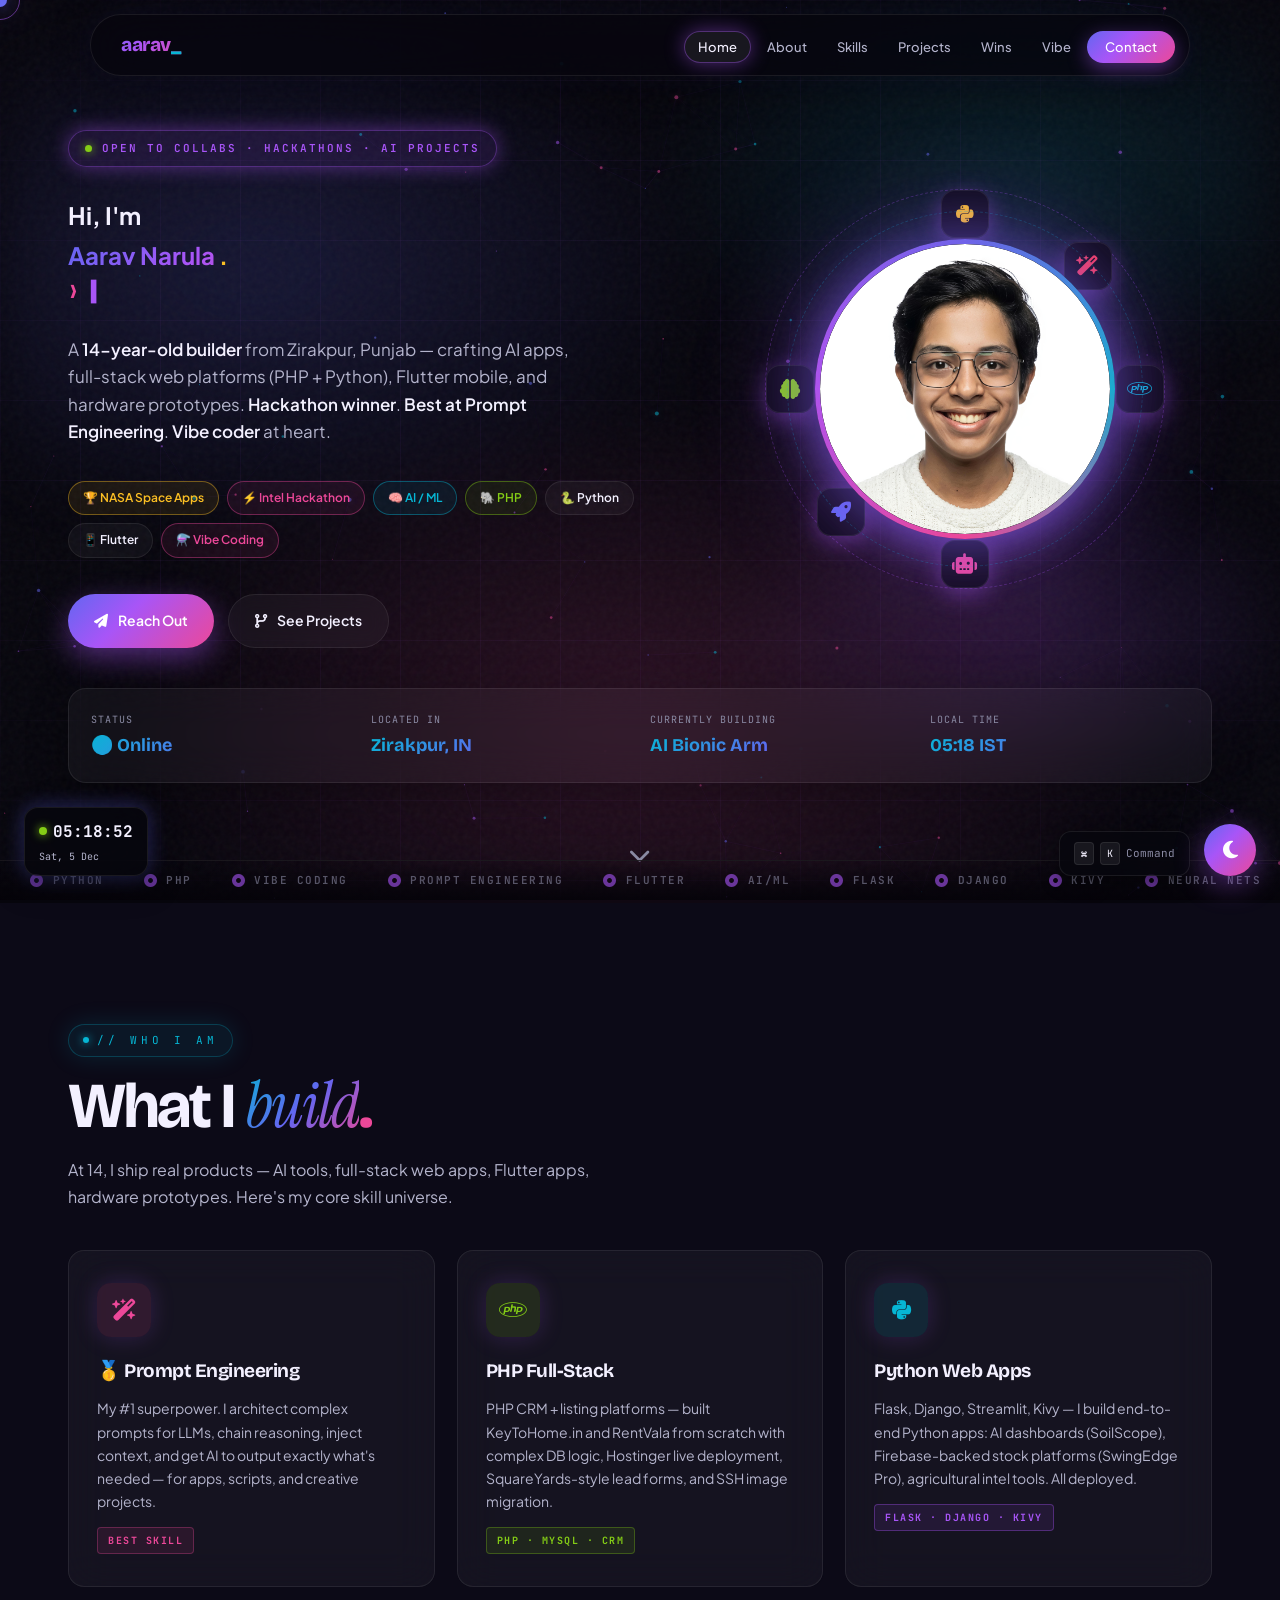
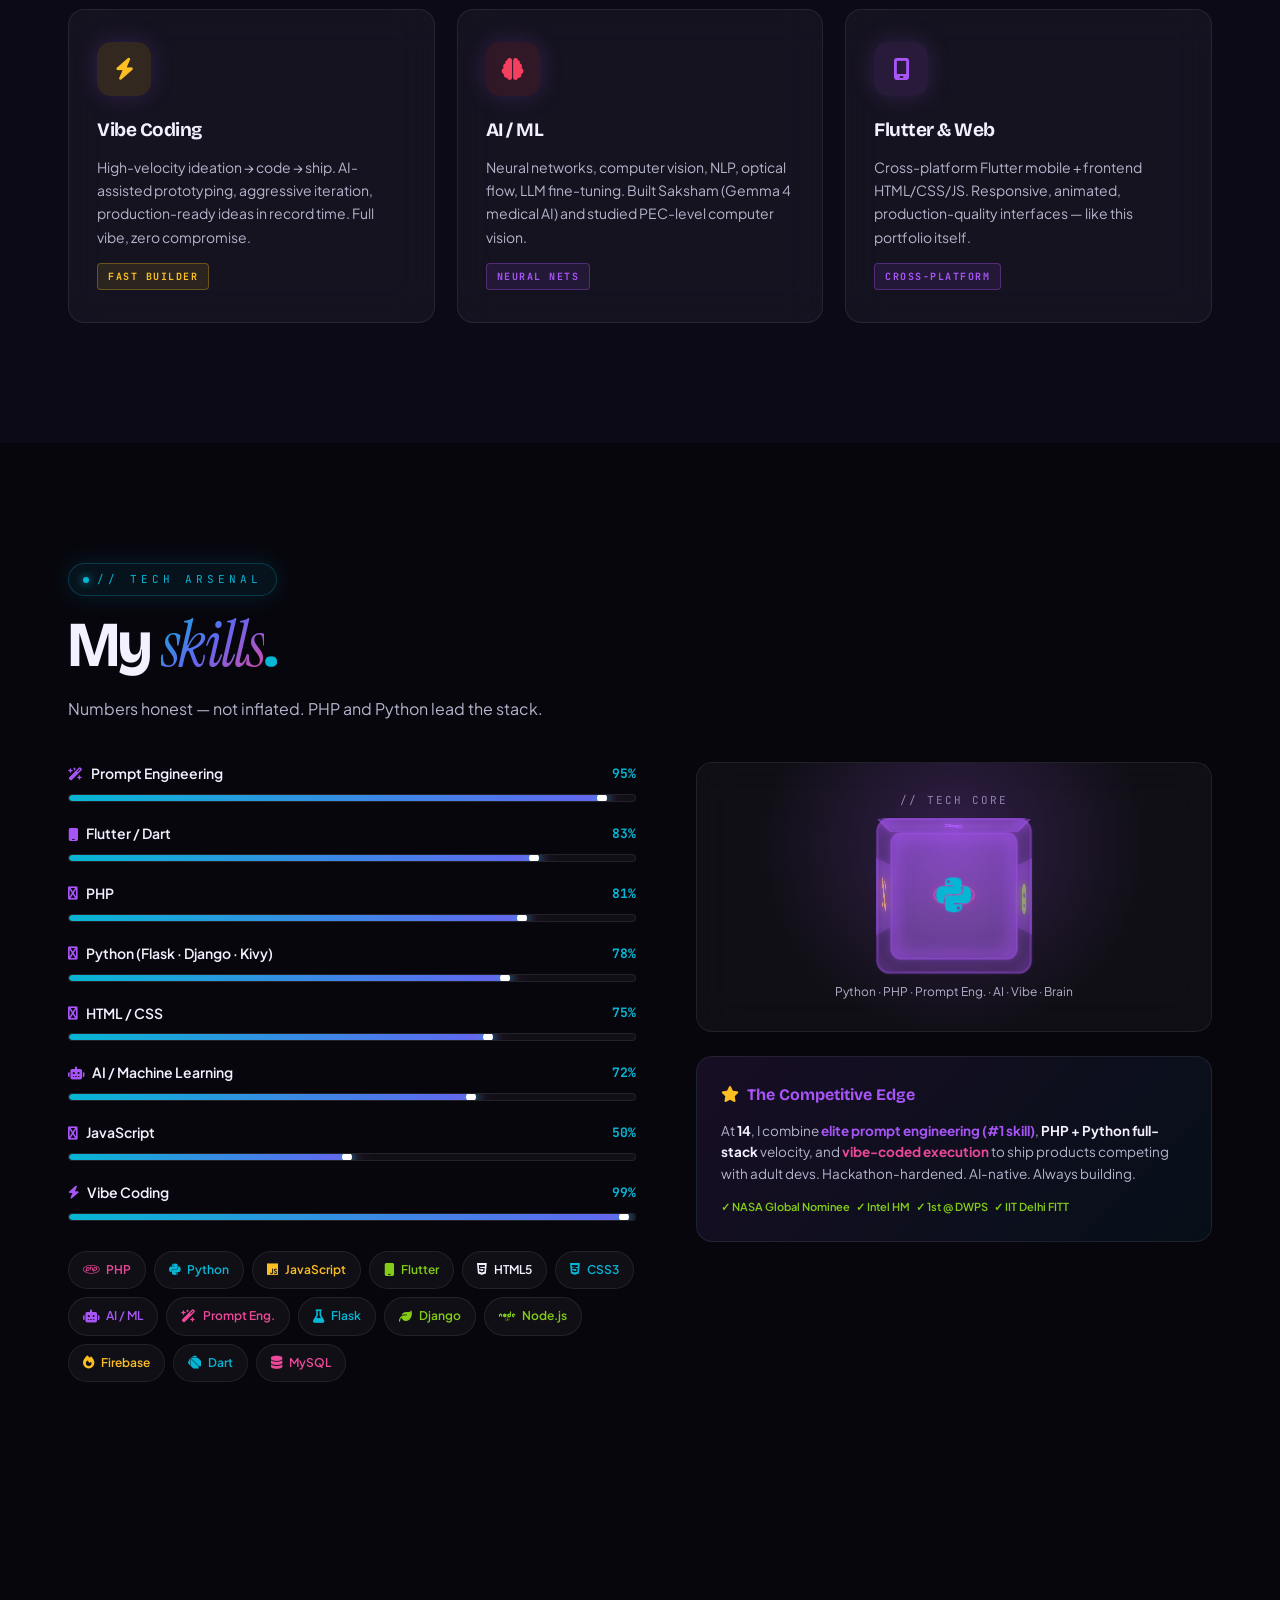
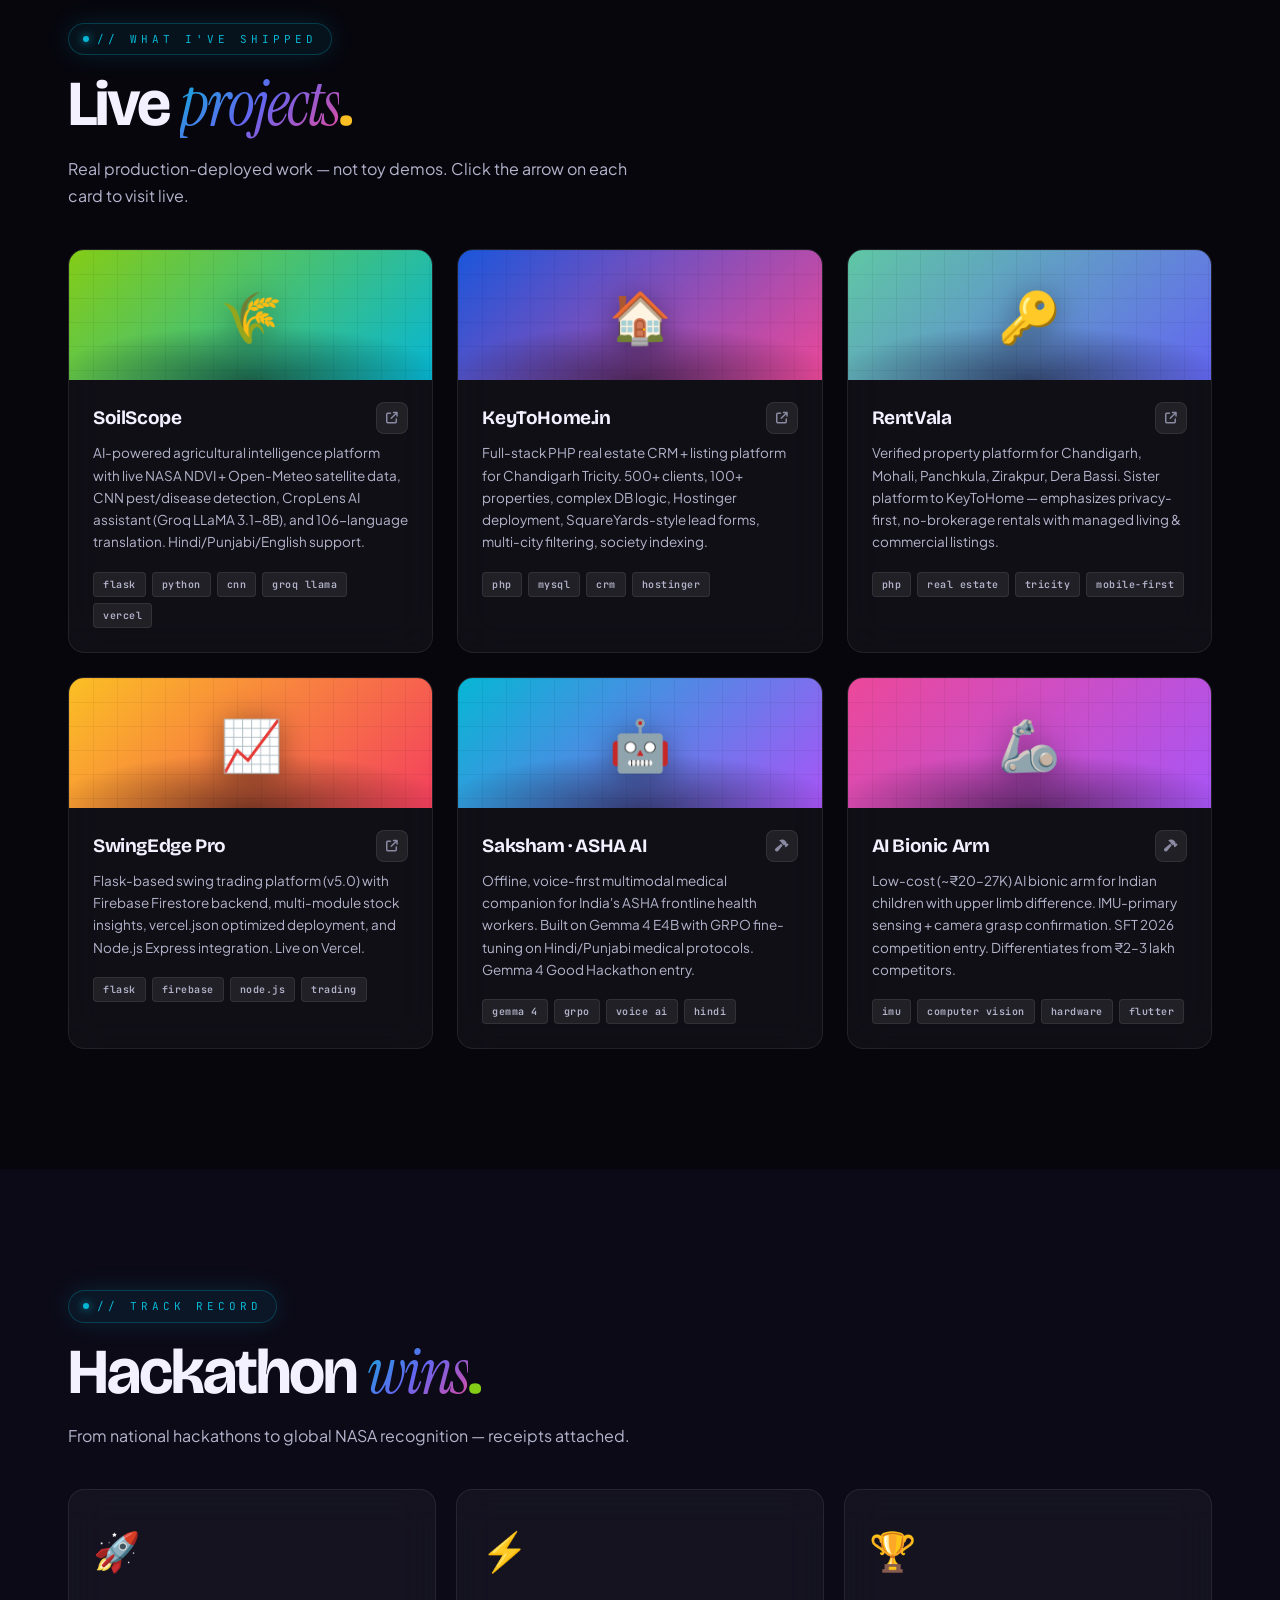
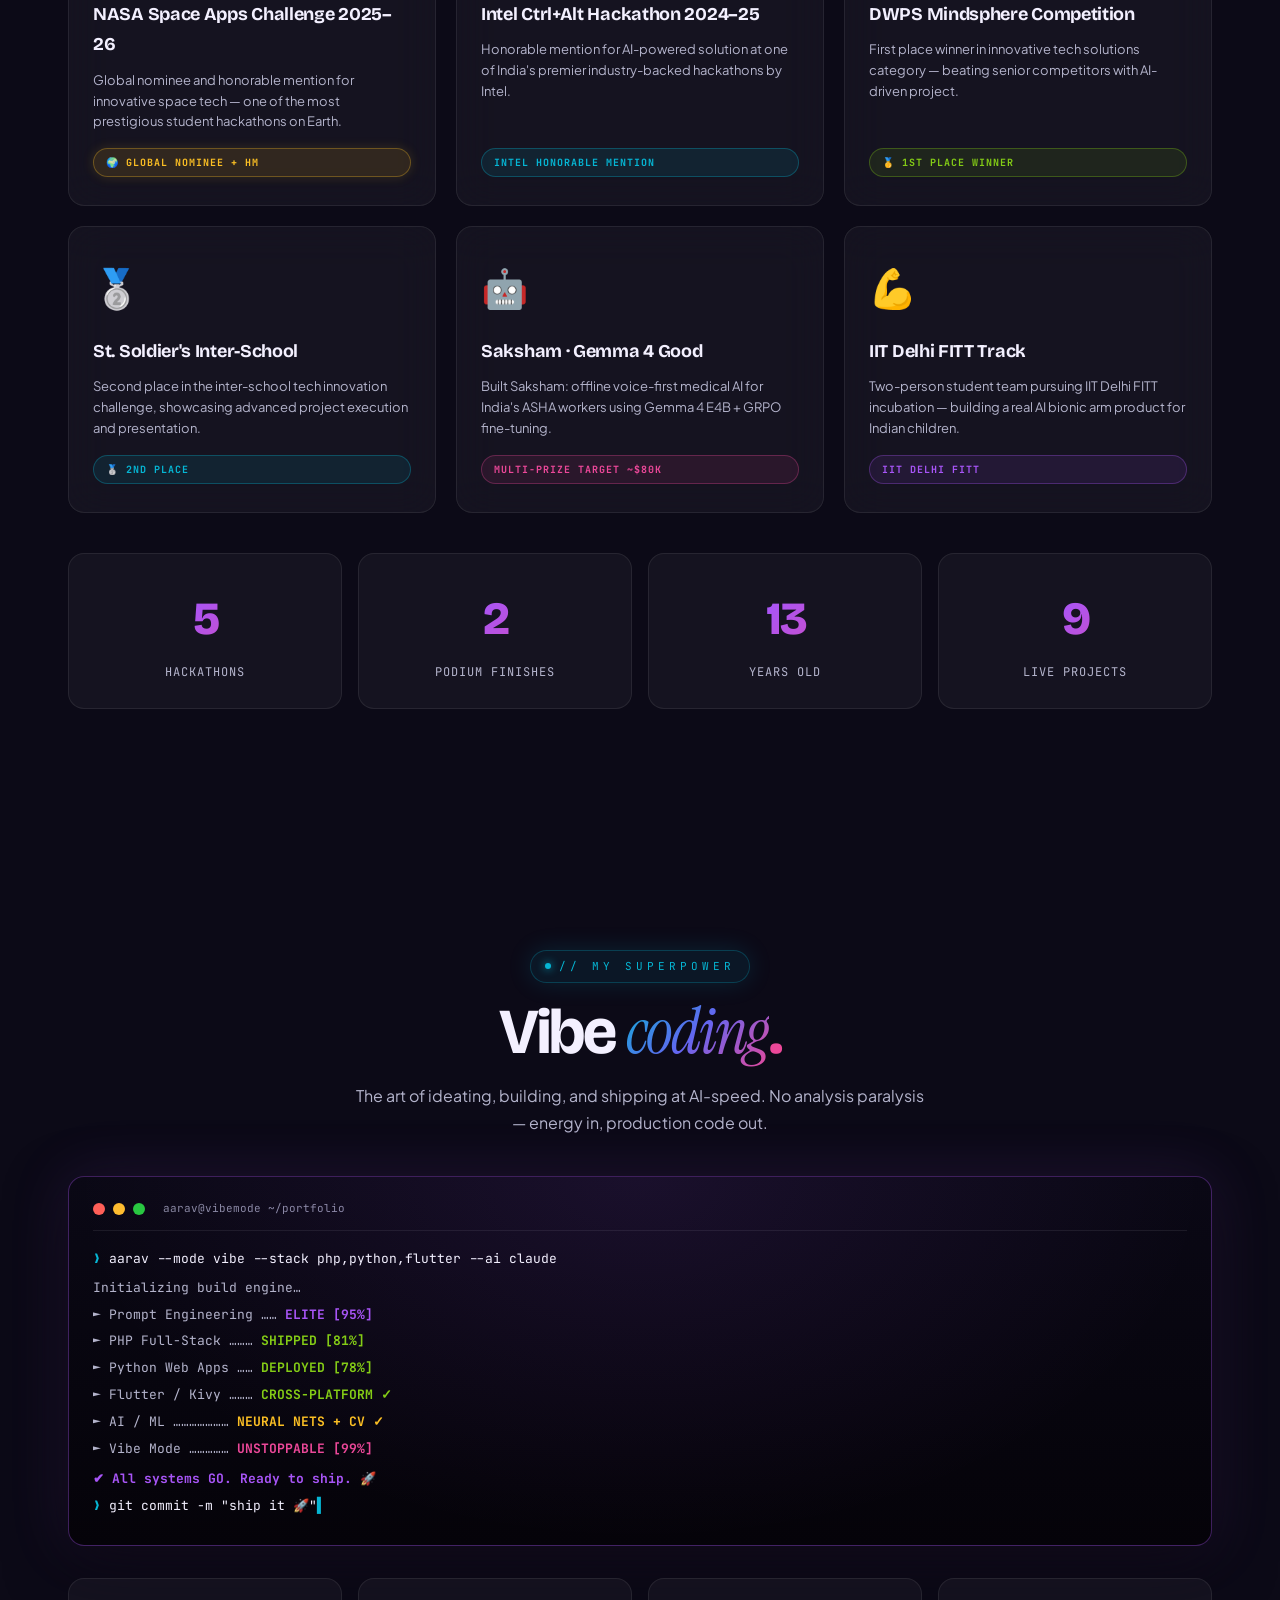
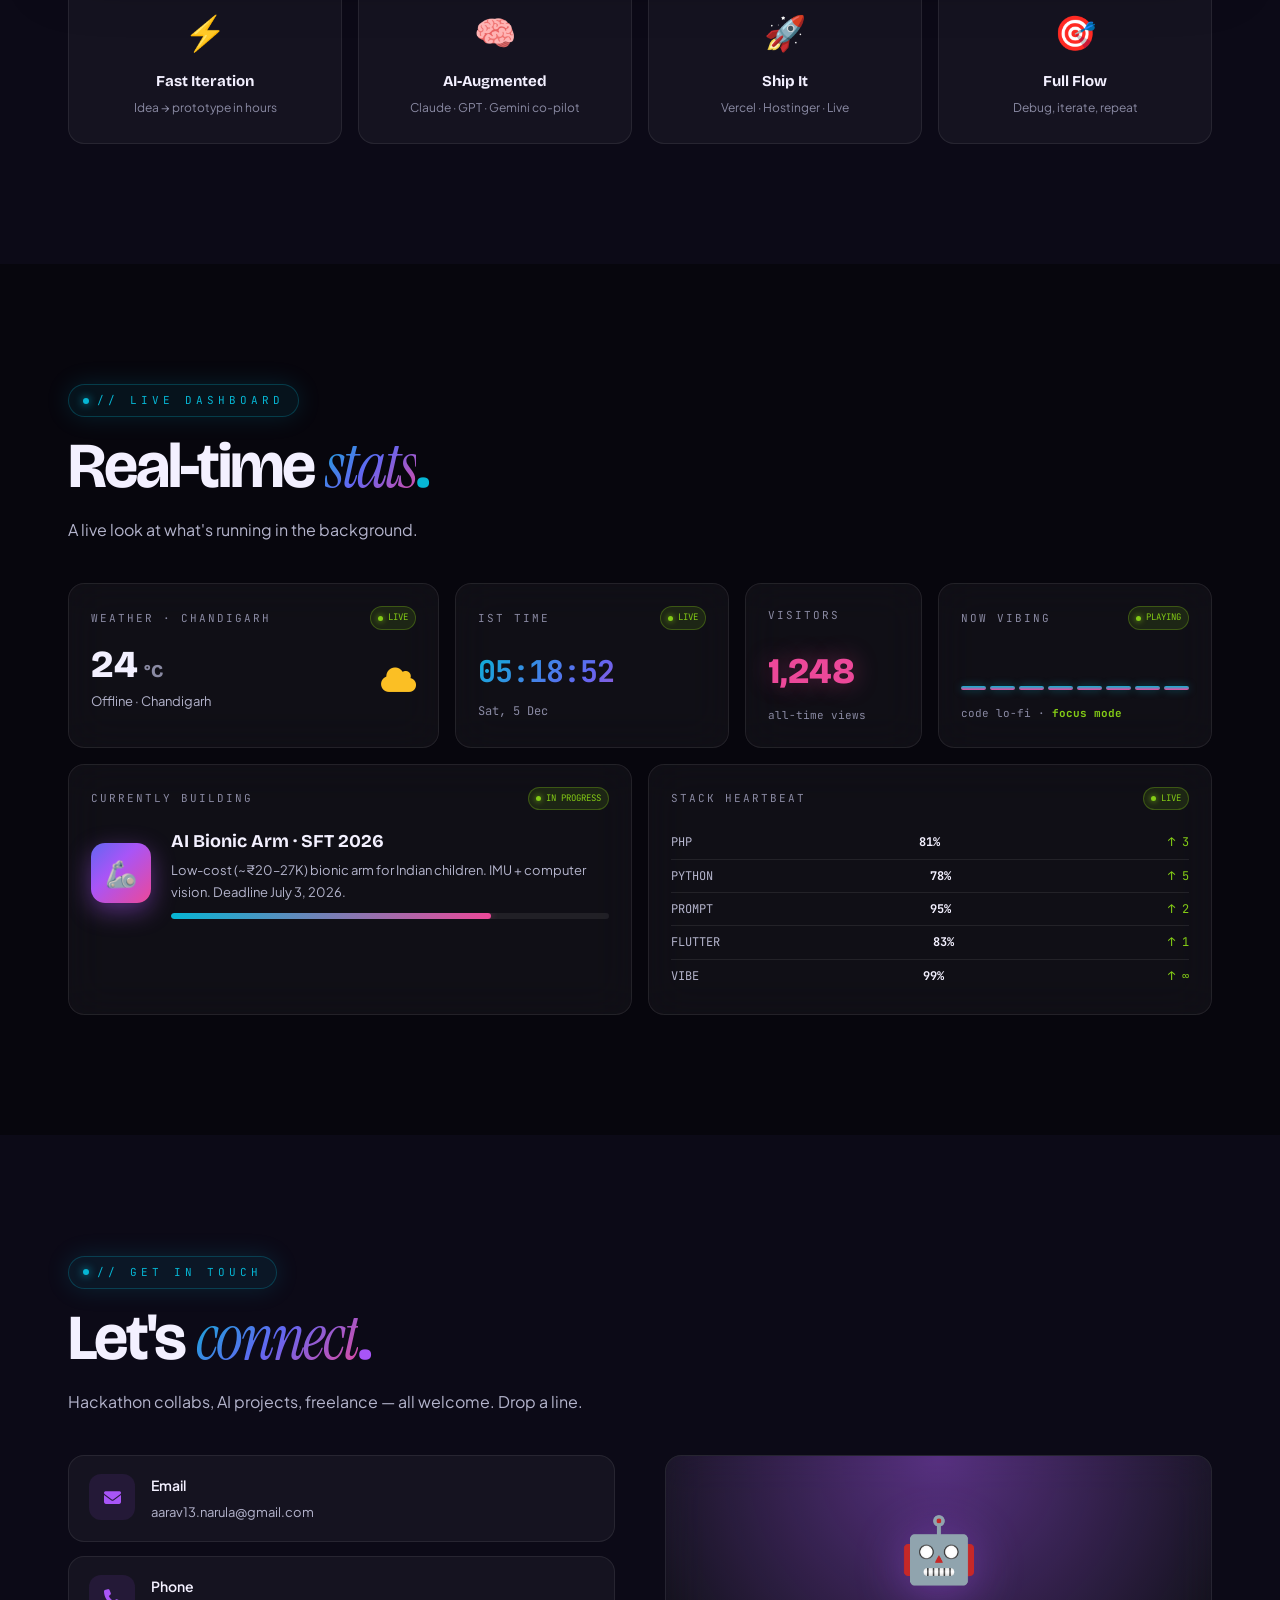
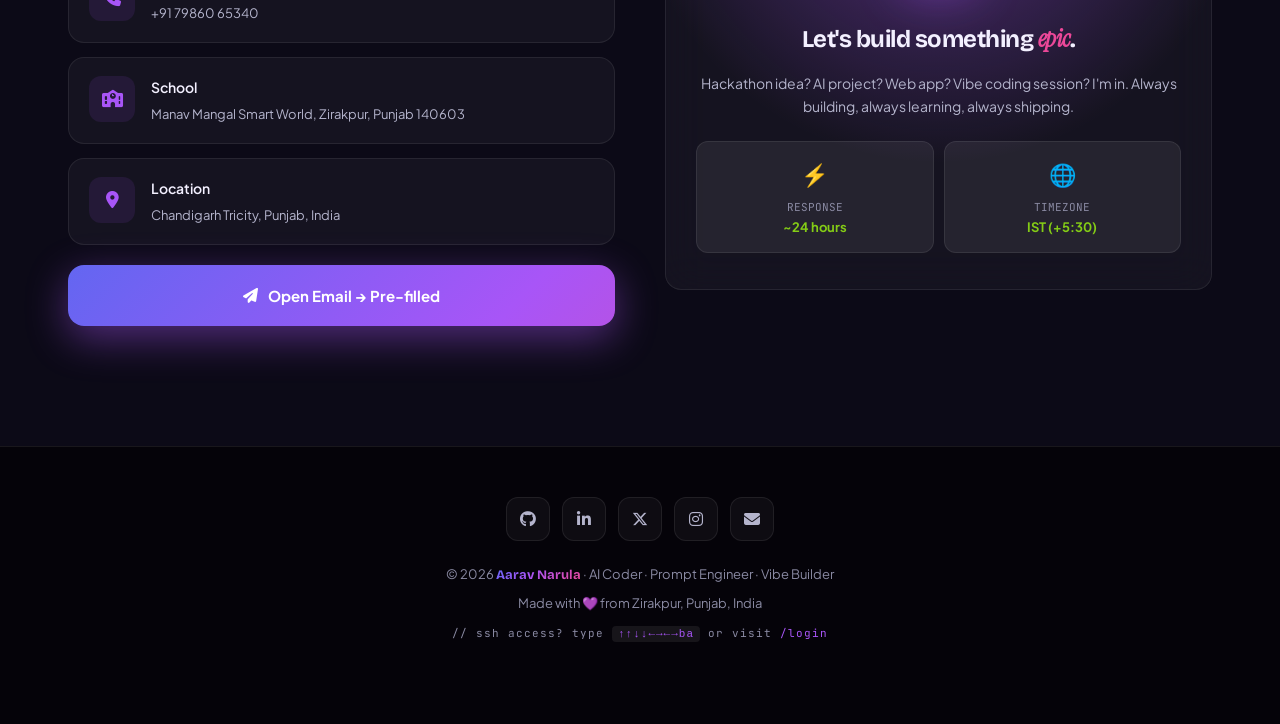
<file: admin.html>
<!DOCTYPE html>
<html lang="en" data-theme="dark">
<head>
<meta charset="UTF-8" />
<meta name="viewport" content="width=device-width, initial-scale=1.0" />
<meta name="description" content="Aarav Narula — 14-year-old AI Coder, PHP Developer, Python Web Dev, Prompt Engineer & Vibe Coder from Chandigarh, India." />
<title>Aarav Narula // Vibe Coder, AI Engineer, PHP Dev</title>
<link rel="preconnect" href="https://fonts.googleapis.com" />
<link rel="preconnect" href="https://fonts.gstatic.com" crossorigin />
<link rel="stylesheet" href="https://cdnjs.cloudflare.com/ajax/libs/font-awesome/6.5.0/css/all.min.css" />
<link href="https://fonts.googleapis.com/css2?family=Bricolage+Grotesque:opsz,wght@12..96,400;12..96,600;12..96,700;12..96,800&family=Instrument+Serif:ital@0;1&family=JetBrains+Mono:wght@400;500;700&family=Plus+Jakarta+Sans:wght@300;400;500;600;700&display=swap" rel="stylesheet" />
<style>
/* ═════════════════════════════════════════════════
   AARAV NARULA · DESIGN SYSTEM · v3 (max chaos)
   Colors: indigo→cyan→magenta with gold + lime kicks
═════════════════════════════════════════════════ */
:root {
  /* base */
  --bg-deep:    #050309;
  --bg:         #07060d;
  --bg2:        #0c0a17;
  --bg3:        #15102a;
  --surface:    rgba(255,255,255,0.04);
  --surface-2:  rgba(255,255,255,0.07);
  --border:     rgba(255,255,255,0.08);
  --border-hot: rgba(168,85,247,0.35);
  --text:       #f3f0ff;
  --muted:      #8a8aa3;
  --muted-2:    #b4b4cc;
  /* signature colors */
  --indigo:     #6366f1;
  --indigo-d:   #4f46e5;
  --cyan:       #06b6d4;
  --magenta:    #ec4899;
  --violet:     #a855f7;
  --gold:       #fbbf24;
  --lime:       #84cc16;
  --rose:       #f43f5e;
  /* glows */
  --glow-i:     rgba(99,102,241,0.45);
  --glow-c:     rgba(6,182,212,0.4);
  --glow-m:     rgba(236,72,153,0.4);
  --glow-v:     rgba(168,85,247,0.45);
  --glow-g:     rgba(251,191,36,0.4);
  /* layout */
  --radius:     16px;
  --radius-sm:  10px;
  --t:          all 0.4s cubic-bezier(0.22,1,0.36,1);
  --t-fast:     all 0.22s cubic-bezier(0.22,1,0.36,1);
  /* shadows */
  --shadow-lg:  0 30px 80px rgba(0,0,0,0.6);
  --shadow-glow:0 0 40px var(--glow-i), 0 0 80px var(--glow-v);
  /* gradients */
  --grad-main:  linear-gradient(135deg, var(--indigo) 0%, var(--violet) 40%, var(--magenta) 100%);
  --grad-alt:   linear-gradient(135deg, var(--cyan) 0%, var(--indigo) 50%, var(--magenta) 100%);
  --grad-gold:  linear-gradient(135deg, var(--gold), var(--magenta));
  --nav-bg:     rgba(7,6,13,0.78);
}
[data-theme="light"] {
  --bg-deep:    #f5f3ff;
  --bg:         #faf9ff;
  --bg2:        #f0edff;
  --bg3:        #e7e2ff;
  --surface:    rgba(99,102,241,0.04);
  --surface-2:  rgba(99,102,241,0.08);
  --border:     rgba(99,102,241,0.15);
  --text:       #0c0a17;
  --muted:      #6b6b85;
  --muted-2:    #4a4a66;
  --nav-bg:     rgba(250,249,255,0.82);
  --shadow-lg:  0 25px 60px rgba(99,102,241,0.18);
}

/* ─── RESET ─────────────────────────────────────── */
* { margin:0; padding:0; box-sizing:border-box; }
*::selection { background: var(--violet); color: #fff; }
html { scroll-behavior:smooth; }
body {
  font-family: 'Plus Jakarta Sans', sans-serif;
  background: var(--bg);
  color: var(--text);
  line-height: 1.7;
  overflow-x: hidden;
  transition: background 0.5s, color 0.5s;
  min-height: 100vh;
  cursor: none;
}
a { color: inherit; text-decoration: none; }
img { max-width: 100%; display: block; }
button { font-family: inherit; cursor: none; }
input, textarea { font-family: inherit; }

/* ─── CUSTOM CURSOR ─────────────────────────────── */
#cursor, #cursorTrail {
  position: fixed;
  pointer-events: none;
  border-radius: 50%;
  z-index: 99999;
  transform: translate(-50%, -50%);
  mix-blend-mode: screen;
}
#cursor {
  width: 14px; height: 14px;
  background: var(--indigo);
  box-shadow: 0 0 18px var(--glow-i), 0 0 36px var(--glow-v);
  transition: width 0.2s, height 0.2s, background 0.2s;
}
#cursorTrail {
  width: 40px; height: 40px;
  border: 1.5px solid rgba(168,85,247,0.5);
  transition: transform 0.15s ease-out, width 0.3s, height 0.3s, border-color 0.3s;
}
body.hover-link #cursor { width: 22px; height: 22px; background: var(--magenta); box-shadow: 0 0 24px var(--glow-m), 0 0 48px var(--glow-m); }
body.hover-link #cursorTrail { width: 60px; height: 60px; border-color: var(--magenta); }
@media (max-width: 900px), (pointer: coarse) {
  #cursor, #cursorTrail { display: none; }
  body { cursor: auto; }
  button { cursor: pointer; }
  a { cursor: pointer; }
}

/* ─── SCROLLBAR ─────────────────────────────────── */
::-webkit-scrollbar { width: 8px; }
::-webkit-scrollbar-track { background: var(--bg-deep); }
::-webkit-scrollbar-thumb {
  background: linear-gradient(180deg, var(--indigo), var(--magenta));
  border-radius: 4px;
}

/* ─── GLOBAL BACKDROP LAYERS ────────────────────── */
#auroraBg {
  position: fixed; inset: 0;
  z-index: -10;
  background:
    radial-gradient(ellipse 60% 50% at 20% 30%, rgba(99,102,241,0.18), transparent 60%),
    radial-gradient(ellipse 50% 40% at 80% 20%, rgba(6,182,212,0.14), transparent 60%),
    radial-gradient(ellipse 70% 60% at 50% 80%, rgba(236,72,153,0.16), transparent 60%),
    radial-gradient(ellipse 40% 30% at 80% 70%, rgba(168,85,247,0.18), transparent 60%);
  filter: blur(30px);
  animation: auroraDrift 25s ease-in-out infinite alternate;
  pointer-events: none;
}
@keyframes auroraDrift {
  0%   { transform: translate(0,0) rotate(0deg) scale(1); opacity: 0.85; }
  50%  { transform: translate(-3%, 2%) rotate(2deg) scale(1.05); opacity: 1; }
  100% { transform: translate(2%, -2%) rotate(-2deg) scale(1.08); opacity: 0.95; }
}
#gridBg {
  position: fixed; inset: 0; z-index: -9; pointer-events: none;
  background-image:
    linear-gradient(rgba(168,85,247,0.05) 1px, transparent 1px),
    linear-gradient(90deg, rgba(168,85,247,0.05) 1px, transparent 1px);
  background-size: 80px 80px;
  mask-image: radial-gradient(ellipse 80% 80% at 50% 50%, #000 50%, transparent 90%);
  animation: gridSlide 50s linear infinite;
}
@keyframes gridSlide { to { background-position: 80px 80px; } }
#particleCanvas {
  position: fixed; inset: 0;
  z-index: -8;
  pointer-events: none;
  opacity: 0.7;
}
#noiseOverlay {
  position: fixed; inset: 0; z-index: -7;
  pointer-events: none; opacity: 0.04;
  background-image: url("data:image/svg+xml,%3Csvg viewBox='0 0 200 200' xmlns='http://www.w3.org/2000/svg'%3E%3Cfilter id='noiseFilter'%3E%3CfeTurbulence type='fractalNoise' baseFrequency='0.85' numOctaves='3' stitchTiles='stitch'/%3E%3C/filter%3E%3Crect width='100%25' height='100%25' filter='url(%23noiseFilter)'/%3E%3C/svg%3E");
}

/* ─── SUPERNOVA GLOWS (random pulsing orbs) ──── */
.supernova {
  position: fixed;
  border-radius: 50%;
  filter: blur(60px);
  pointer-events: none;
  z-index: -6;
  opacity: 0;
  animation: supernovaPulse 8s ease-in-out infinite;
}
@keyframes supernovaPulse {
  0%, 100% { opacity: 0; transform: scale(0.3); }
  50%      { opacity: 0.7; transform: scale(1.4); }
}

/* ─── SCROLL PROGRESS ───────────────────────────── */
#scrollProgress {
  position: fixed; top: 0; left: 0;
  height: 3px; z-index: 10000;
  background: linear-gradient(90deg, var(--cyan), var(--indigo), var(--magenta));
  width: 0%;
  box-shadow: 0 0 12px var(--glow-m);
  transition: width 0.1s linear;
}

/* ─── NAVBAR ─────────────────────────────────────── */
header.navbar {
  position: fixed; top: 14px; left: 50%;
  transform: translateX(-50%);
  z-index: 1000;
  background: var(--nav-bg);
  backdrop-filter: blur(24px) saturate(180%);
  -webkit-backdrop-filter: blur(24px) saturate(180%);
  border: 1px solid var(--border);
  border-radius: 100px;
  padding: 8px 14px;
  width: calc(100% - 28px);
  max-width: 1100px;
  display: flex; align-items: center; justify-content: space-between;
  gap: 16px;
  box-shadow: 0 8px 40px rgba(0,0,0,0.4), 0 0 30px rgba(99,102,241,0.08);
  transition: top 0.3s, padding 0.3s;
}
.logo {
  font-family: 'Bricolage Grotesque', sans-serif;
  font-weight: 800;
  font-size: 19px;
  padding: 6px 16px;
  letter-spacing: -0.5px;
  background: var(--grad-main);
  -webkit-background-clip: text;
  background-clip: text;
  -webkit-text-fill-color: transparent;
  position: relative;
}
.logo::after {
  content: '_';
  color: var(--cyan);
  -webkit-text-fill-color: var(--cyan);
  animation: blink 1.1s step-end infinite;
}
@keyframes blink { 50% { opacity: 0; } }
.nav-links {
  display: flex; align-items: center; gap: 2px;
  list-style: none;
}
.nav-links a {
  font-size: 13px;
  font-weight: 500;
  padding: 8px 14px;
  border-radius: 100px;
  color: var(--muted-2);
  transition: var(--t-fast);
  position: relative;
}
.nav-links a:hover, .nav-links a.active {
  color: var(--text);
  background: var(--surface-2);
}
.nav-links a.active {
  box-shadow: inset 0 0 0 1px rgba(168,85,247,0.4), 0 0 20px var(--glow-v);
}
.nav-cta {
  background: var(--grad-main);
  color: #fff !important;
  font-weight: 600;
  padding: 8px 18px !important;
  border-radius: 100px;
  box-shadow: 0 6px 20px var(--glow-v);
  transition: var(--t-fast);
}
.nav-cta:hover {
  transform: translateY(-2px);
  box-shadow: 0 10px 30px var(--glow-m);
}
.hamburger {
  display: none;
  background: none;
  border: none;
  color: var(--text);
  font-size: 18px;
  padding: 8px 12px;
}
@media (max-width: 820px) {
  .hamburger { display: block; }
  .nav-links {
    position: absolute;
    top: calc(100% + 10px);
    left: 0; right: 0;
    background: var(--nav-bg);
    backdrop-filter: blur(24px);
    border: 1px solid var(--border);
    border-radius: 20px;
    flex-direction: column;
    align-items: stretch;
    padding: 12px;
    gap: 4px;
    display: none;
    box-shadow: var(--shadow-lg);
  }
  .nav-links.open { display: flex; }
  .nav-links a { border-radius: 12px; padding: 12px 16px; }
}

/* ─── HUD WIDGETS (corner) ───────────────────────── */
.hud-clock {
  position: fixed;
  bottom: 24px;
  left: 24px;
  z-index: 900;
  background: rgba(7,6,13,0.7);
  backdrop-filter: blur(18px);
  border: 1px solid var(--border);
  border-radius: 14px;
  padding: 10px 14px;
  display: flex; flex-direction: column;
  font-family: 'JetBrains Mono', monospace;
  font-size: 11px;
  color: var(--muted-2);
  box-shadow: 0 8px 30px rgba(0,0,0,0.5), 0 0 20px var(--glow-i);
  transition: var(--t);
}
.hud-clock:hover { transform: translateY(-3px); box-shadow: 0 12px 40px rgba(0,0,0,0.6), 0 0 30px var(--glow-v); }
.hud-clock .time {
  color: var(--text);
  font-weight: 700;
  font-size: 16px;
  display: flex; align-items: center; gap: 6px;
}
.hud-clock .time .dot {
  width: 8px; height: 8px; border-radius: 50%;
  background: var(--lime);
  box-shadow: 0 0 10px var(--lime);
  animation: livePing 1.4s ease-in-out infinite;
}
@keyframes livePing {
  0%, 100% { opacity: 1; transform: scale(1); }
  50%      { opacity: 0.5; transform: scale(1.3); }
}
.hud-clock .date { font-size: 10px; margin-top: 3px; }

/* ─── THEME TOGGLE ───────────────────────────────── */
#themeToggle {
  position: fixed;
  bottom: 24px;
  right: 24px;
  width: 52px; height: 52px;
  border-radius: 50%;
  background: var(--grad-main);
  border: none;
  color: #fff;
  font-size: 20px;
  box-shadow: 0 8px 30px var(--glow-v);
  transition: var(--t);
  z-index: 9999;
  display: flex; align-items: center; justify-content: center;
}
#themeToggle:hover {
  transform: scale(1.12) rotate(20deg);
  box-shadow: 0 12px 40px var(--glow-m);
}

/* ─── COMMAND PALETTE TRIGGER ─────────────────── */
#cmdHint {
  position: fixed;
  bottom: 24px; right: 90px;
  z-index: 900;
  font-family: 'JetBrains Mono', monospace;
  font-size: 11px;
  color: var(--muted);
  background: rgba(7,6,13,0.7);
  backdrop-filter: blur(12px);
  border: 1px solid var(--border);
  border-radius: 12px;
  padding: 10px 14px;
  display: flex; gap: 6px; align-items: center;
  box-shadow: 0 6px 20px rgba(0,0,0,0.4);
}
#cmdHint kbd {
  background: var(--surface-2);
  border: 1px solid var(--border);
  border-radius: 4px;
  padding: 2px 6px;
  font-family: inherit;
  font-size: 10px;
  color: var(--text);
}
@media (max-width: 700px) { #cmdHint { display: none; } }

/* ─── COMMAND PALETTE MODAL ──────────────────── */
#cmdPalette {
  position: fixed; inset: 0;
  background: rgba(5,3,9,0.8);
  backdrop-filter: blur(8px);
  z-index: 99998;
  display: none;
  align-items: flex-start; justify-content: center;
  padding-top: 18vh;
}
#cmdPalette.open { display: flex; animation: fadeIn 0.2s ease; }
@keyframes fadeIn { from { opacity: 0; } to { opacity: 1; } }
.cmd-box {
  width: 90%; max-width: 540px;
  background: var(--bg2);
  border: 1px solid var(--border-hot);
  border-radius: 16px;
  overflow: hidden;
  box-shadow: 0 20px 80px rgba(0,0,0,0.7), 0 0 60px var(--glow-v);
  animation: cmdPop 0.3s cubic-bezier(0.22,1,0.36,1);
}
@keyframes cmdPop {
  from { transform: translateY(-20px) scale(0.95); opacity: 0; }
  to { transform: translateY(0) scale(1); opacity: 1; }
}
.cmd-input-wrap {
  display: flex; align-items: center; gap: 12px;
  padding: 18px 20px;
  border-bottom: 1px solid var(--border);
}
.cmd-input-wrap i { color: var(--muted); font-size: 16px; }
#cmdInput {
  flex: 1;
  background: transparent;
  border: none;
  color: var(--text);
  font-size: 15px;
  outline: none;
}
.cmd-list { max-height: 320px; overflow-y: auto; }
.cmd-item {
  display: flex; align-items: center; gap: 14px;
  padding: 14px 20px;
  cursor: none;
  transition: background 0.15s;
  font-size: 14px;
}
.cmd-item:hover, .cmd-item.selected {
  background: rgba(168,85,247,0.12);
}
.cmd-item .ci-icon {
  width: 32px; height: 32px;
  border-radius: 8px;
  background: var(--surface-2);
  display: flex; align-items: center; justify-content: center;
  color: var(--violet);
  font-size: 13px;
  flex-shrink: 0;
}
.cmd-item .ci-label { flex: 1; }
.cmd-item .ci-shortcut {
  font-family: 'JetBrains Mono', monospace;
  font-size: 11px;
  color: var(--muted);
}

/* ─── SCROLL TICKER (side icons) ────────────── */
#scrollTicker {
  position: fixed;
  right: 22px; top: 50%;
  transform: translateY(-50%);
  z-index: 800;
  display: flex; flex-direction: column;
  gap: 10px;
  pointer-events: none;
}
.tick-icon {
  width: 38px; height: 38px;
  border-radius: 12px;
  background: rgba(7,6,13,0.6);
  backdrop-filter: blur(12px);
  border: 1px solid var(--border);
  display: flex; align-items: center; justify-content: center;
  font-size: 15px;
  color: var(--violet);
  opacity: 0;
  transform: translateX(40px) scale(0.5);
  transition: opacity 0.4s, transform 0.4s cubic-bezier(0.22,1,0.36,1);
  box-shadow: 0 0 0 var(--glow-v);
}
.tick-icon.show {
  opacity: 1;
  transform: translateX(0) scale(1);
  box-shadow: 0 0 20px var(--glow-v);
}
@media (max-width: 1100px) { #scrollTicker { display: none; } }

/* ─── SECTIONS BASE ─────────────────────────── */
section {
  position: relative;
  padding: 120px 0;
  overflow: hidden;
}
.container {
  max-width: 1200px;
  margin: 0 auto;
  padding: 0 28px;
  position: relative;
}
.section-label {
  display: inline-flex; align-items: center; gap: 8px;
  font-family: 'JetBrains Mono', monospace;
  font-size: 11px;
  letter-spacing: 4px;
  text-transform: uppercase;
  color: var(--cyan);
  margin-bottom: 16px;
  padding: 6px 14px;
  background: rgba(6,182,212,0.08);
  border: 1px solid rgba(6,182,212,0.25);
  border-radius: 100px;
  box-shadow: 0 0 24px rgba(6,182,212,0.15);
}
.section-label::before {
  content: '';
  width: 6px; height: 6px;
  border-radius: 50%;
  background: var(--cyan);
  box-shadow: 0 0 8px var(--cyan);
  animation: livePing 1.4s infinite;
}
.section-title {
  font-family: 'Bricolage Grotesque', sans-serif;
  font-size: clamp(36px, 6vw, 64px);
  font-weight: 700;
  font-variation-settings: "opsz" 96;
  line-height: 1.02;
  letter-spacing: -2px;
  margin-bottom: 18px;
}
.section-title .ital {
  font-family: 'Instrument Serif', serif;
  font-style: italic;
  font-weight: 400;
  background: var(--grad-alt);
  -webkit-background-clip: text;
  background-clip: text;
  -webkit-text-fill-color: transparent;
}
.section-sub {
  color: var(--muted-2);
  font-size: 16px;
  max-width: 580px;
  margin-bottom: 40px;
}

/* reveal animations */
.reveal {
  opacity: 0; transform: translateY(40px);
  transition: opacity 0.8s cubic-bezier(0.22,1,0.36,1), transform 0.8s cubic-bezier(0.22,1,0.36,1);
}
.reveal.visible { opacity: 1; transform: translateY(0); }
.reveal-l { opacity: 0; transform: translateX(-40px); transition: opacity 0.8s ease, transform 0.8s ease; }
.reveal-l.visible { opacity: 1; transform: translateX(0); }
.reveal-r { opacity: 0; transform: translateX(40px); transition: opacity 0.8s ease, transform 0.8s ease; }
.reveal-r.visible { opacity: 1; transform: translateX(0); }
.reveal-scale { opacity: 0; transform: scale(0.9); transition: opacity 0.8s ease, transform 0.8s ease; }
.reveal-scale.visible { opacity: 1; transform: scale(1); }

/* ─── HERO ──────────────────────────────────── */
#home {
  min-height: 100vh;
  padding-top: 130px;
  display: flex; align-items: center;
}
.hero-wrap {
  display: grid;
  grid-template-columns: 1.15fr 1fr;
  gap: 80px;
  align-items: center;
  width: 100%;
}
@media (max-width: 900px) { .hero-wrap { grid-template-columns: 1fr; gap: 60px; } }

.hero-badge {
  display: inline-flex; align-items: center; gap: 10px;
  background: rgba(168,85,247,0.1);
  border: 1px solid var(--border-hot);
  padding: 8px 16px;
  border-radius: 100px;
  font-family: 'JetBrains Mono', monospace;
  font-size: 11px;
  font-weight: 600;
  letter-spacing: 2px;
  text-transform: uppercase;
  color: var(--violet);
  margin-bottom: 28px;
  box-shadow: 0 0 20px var(--glow-v);
}
.hero-badge .live-dot {
  width: 7px; height: 7px; border-radius: 50%;
  background: var(--lime);
  box-shadow: 0 0 10px var(--lime);
  animation: livePing 1.4s infinite;
}

#hero h1 {
  font-family: 'Bricolage Grotesque', sans-serif;
  font-variation-settings: "opsz" 96;
  font-size: clamp(44px, 7vw, 88px);
  font-weight: 700;
  line-height: 0.98;
  letter-spacing: -3px;
  margin-bottom: 22px;
}
#hero h1 .ital {
  font-family: 'Instrument Serif', serif;
  font-weight: 400;
  font-style: italic;
  letter-spacing: -1px;
}
.name-grad {
  background: var(--grad-main);
  -webkit-background-clip: text;
  background-clip: text;
  -webkit-text-fill-color: transparent;
  background-size: 200% 200%;
  animation: gradMove 6s ease infinite;
  position: relative;
}
.name-grad::after {
  content: attr(data-text);
  position: absolute; inset: 0;
  background: var(--grad-alt);
  -webkit-background-clip: text;
  background-clip: text;
  -webkit-text-fill-color: transparent;
  opacity: 0;
  transition: opacity 0.4s;
  background-size: 200% 200%;
  animation: gradMove 6s ease infinite reverse;
}
.name-grad:hover::after { opacity: 1; }
@keyframes gradMove {
  0%, 100% { background-position: 0% 50%; }
  50%      { background-position: 100% 50%; }
}

.role-line {
  font-family: 'JetBrains Mono', monospace;
  font-size: clamp(15px, 2vw, 18px);
  color: var(--cyan);
  margin-bottom: 28px;
  min-height: 32px;
  display: flex; align-items: center;
}
.role-line .prompt-arrow { color: var(--magenta); margin-right: 10px; }
#typewriter::after {
  content: '▌';
  margin-left: 2px;
  animation: blink 0.9s step-end infinite;
  color: var(--violet);
}

.hero-desc {
  color: var(--muted-2);
  font-size: 17px;
  max-width: 520px;
  margin-bottom: 36px;
  line-height: 1.6;
}
.hero-desc strong {
  color: var(--text);
  font-weight: 600;
}

.hero-pills {
  display: flex; flex-wrap: wrap;
  gap: 8px;
  margin-bottom: 36px;
}
.pill {
  display: inline-flex; align-items: center; gap: 6px;
  font-size: 12px;
  font-weight: 600;
  padding: 6px 14px;
  border-radius: 100px;
  background: var(--surface);
  border: 1px solid var(--border);
  transition: var(--t-fast);
}
.pill:hover {
  border-color: var(--violet);
  color: var(--violet);
  transform: translateY(-2px);
  box-shadow: 0 6px 20px var(--glow-v);
}
.pill.hot { color: var(--magenta); border-color: rgba(236,72,153,0.4); background: rgba(236,72,153,0.08); }
.pill.cyan { color: var(--cyan); border-color: rgba(6,182,212,0.4); background: rgba(6,182,212,0.08); }
.pill.gold { color: var(--gold); border-color: rgba(251,191,36,0.4); background: rgba(251,191,36,0.08); }
.pill.lime { color: var(--lime); border-color: rgba(132,204,22,0.4); background: rgba(132,204,22,0.08); }

.hero-btns { display: flex; flex-wrap: wrap; gap: 14px; }

.btn {
  display: inline-flex; align-items: center; gap: 10px;
  padding: 14px 26px;
  border-radius: 100px;
  font-weight: 600;
  font-size: 14px;
  border: none;
  transition: var(--t);
  position: relative;
  overflow: hidden;
}
.btn-primary {
  background: var(--grad-main);
  color: #fff;
  box-shadow: 0 10px 30px var(--glow-v);
}
.btn-primary::before {
  content: '';
  position: absolute; inset: 0;
  background: linear-gradient(90deg, transparent, rgba(255,255,255,0.3), transparent);
  transform: translateX(-100%);
  transition: transform 0.6s;
}
.btn-primary:hover { transform: translateY(-3px); box-shadow: 0 14px 40px var(--glow-m); }
.btn-primary:hover::before { transform: translateX(100%); }
.btn-outline {
  background: var(--surface);
  border: 1px solid var(--border);
  color: var(--text);
  backdrop-filter: blur(10px);
}
.btn-outline:hover {
  border-color: var(--violet);
  color: var(--violet);
  background: rgba(168,85,247,0.08);
  transform: translateY(-3px);
  box-shadow: 0 8px 30px var(--glow-v);
}

/* Hero photo / 3D scene */
.orbit-scene {
  position: relative;
  width: 400px; height: 400px;
  margin: 0 auto;
  perspective: 1200px;
}
@media (max-width: 900px) { .orbit-scene { width: 300px; height: 300px; } }
@media (max-width: 480px) { .orbit-scene { width: 260px; height: 260px; } }

.photo-ring {
  position: absolute; inset: 50px;
  border-radius: 50%;
  background: conic-gradient(from 0deg, var(--indigo), var(--cyan), var(--magenta), var(--violet), var(--indigo));
  padding: 5px;
  animation: spinRing 12s linear infinite;
  box-shadow:
    0 0 60px var(--glow-i),
    0 0 120px var(--glow-v),
    inset 0 0 60px rgba(236,72,153,0.2);
}
@keyframes spinRing { to { transform: rotate(360deg); } }
.photo-ring::before {
  content: '';
  position: absolute; inset: -5px;
  border-radius: 50%;
  background: conic-gradient(from 0deg, transparent, var(--violet), transparent);
  filter: blur(20px);
  opacity: 0.6;
  animation: spinRing 8s linear infinite reverse;
  z-index: -1;
}
.photo-inner {
  width: 100%; height: 100%;
  border-radius: 50%;
  background: var(--bg2);
  overflow: hidden;
  position: relative;
}
.photo-inner img {
  width: 100%; height: 100%;
  object-fit: cover;
  border-radius: 50%;
}

.orbit-ring-outer {
  position: absolute; inset: 0;
  border-radius: 50%;
  border: 1px dashed rgba(168,85,247,0.3);
  animation: spinRing 25s linear infinite reverse;
}
.orbit-ring-mid {
  position: absolute; inset: 22px;
  border-radius: 50%;
  border: 1px dashed rgba(6,182,212,0.25);
  animation: spinRing 18s linear infinite;
}
.orbit-icon {
  position: absolute;
  width: 48px; height: 48px;
  border-radius: 14px;
  background: rgba(12,10,23,0.85);
  backdrop-filter: blur(10px);
  border: 1px solid var(--border);
  display: flex; align-items: center; justify-content: center;
  font-size: 20px;
  color: var(--violet);
  box-shadow: 0 6px 24px var(--glow-v);
  animation: floatIcon 3s ease-in-out infinite alternate;
}
@keyframes floatIcon {
  from { transform: translateY(0) scale(1); }
  to   { transform: translateY(-10px) scale(1.05); }
}
.orbit-icon:nth-child(1) { top: 0; left: 50%; transform: translateX(-50%); color: var(--gold); }
.orbit-icon:nth-child(2) { top: 50%; right: 0; transform: translateY(-50%); animation-delay: 0.4s; color: var(--cyan); }
.orbit-icon:nth-child(3) { bottom: 0; left: 50%; transform: translateX(-50%); animation-delay: 0.8s; color: var(--magenta); }
.orbit-icon:nth-child(4) { top: 50%; left: 0; transform: translateY(-50%); animation-delay: 1.2s; color: var(--lime); }
.orbit-icon:nth-child(5) { top: 13%; right: 13%; animation-delay: 0.2s; color: var(--rose); }
.orbit-icon:nth-child(6) { bottom: 13%; left: 13%; animation-delay: 1.6s; color: var(--indigo); }

/* ─── LIVE STATS BAR ────────────────────────── */
.live-bar {
  display: grid;
  grid-template-columns: repeat(4, 1fr);
  gap: 12px;
  margin-top: 40px;
  padding: 18px;
  background: var(--surface);
  backdrop-filter: blur(20px);
  border: 1px solid var(--border);
  border-radius: 18px;
  box-shadow: 0 10px 40px rgba(0,0,0,0.3);
}
@media (max-width: 700px) { .live-bar { grid-template-columns: repeat(2, 1fr); } }
.live-stat {
  text-align: left;
  padding: 4px;
}
.live-stat .ls-label {
  font-family: 'JetBrains Mono', monospace;
  font-size: 10px;
  color: var(--muted);
  letter-spacing: 1px;
  text-transform: uppercase;
}
.live-stat .ls-value {
  font-family: 'Bricolage Grotesque', sans-serif;
  font-size: 22px;
  font-weight: 700;
  margin-top: 2px;
  background: var(--grad-alt);
  -webkit-background-clip: text;
  background-clip: text;
  -webkit-text-fill-color: transparent;
}

/* ─── ABOUT GRID ────────────────────────────── */
#about { background: var(--bg2); }
.about-grid {
  display: grid;
  grid-template-columns: repeat(auto-fit, minmax(280px, 1fr));
  gap: 22px;
  margin-top: 30px;
}
.about-card {
  position: relative;
  background: var(--surface);
  backdrop-filter: blur(20px);
  border: 1px solid var(--border);
  border-radius: var(--radius);
  padding: 32px 28px;
  transition: var(--t);
  overflow: hidden;
}
.about-card::before {
  content: '';
  position: absolute; inset: -1px;
  border-radius: var(--radius);
  background: var(--grad-main);
  opacity: 0;
  z-index: -1;
  transition: opacity 0.4s;
  filter: blur(8px);
}
.about-card::after {
  content: '';
  position: absolute; top: 0; left: 0; right: 0; height: 2px;
  background: var(--grad-main);
  transform: scaleX(0);
  transform-origin: left;
  transition: transform 0.5s;
}
.about-card:hover { transform: translateY(-6px); border-color: var(--violet); box-shadow: 0 20px 50px var(--glow-v); }
.about-card:hover::before { opacity: 0.6; }
.about-card:hover::after { transform: scaleX(1); }

.ac-icon {
  width: 54px; height: 54px;
  border-radius: 14px;
  background: rgba(168,85,247,0.12);
  display: flex; align-items: center; justify-content: center;
  font-size: 22px;
  color: var(--violet);
  margin-bottom: 18px;
  transition: var(--t);
  box-shadow: 0 0 24px rgba(168,85,247,0.2);
}
.about-card:hover .ac-icon {
  background: var(--grad-main);
  color: #fff;
  transform: rotate(-8deg) scale(1.1);
  box-shadow: 0 8px 24px var(--glow-m);
}
.about-card.hot .ac-icon { background: rgba(236,72,153,0.12); color: var(--magenta); }
.about-card.gold .ac-icon { background: rgba(251,191,36,0.12); color: var(--gold); }
.about-card.lime .ac-icon { background: rgba(132,204,22,0.12); color: var(--lime); }
.about-card.cyan .ac-icon { background: rgba(6,182,212,0.12); color: var(--cyan); }
.about-card.rose .ac-icon { background: rgba(244,63,94,0.12); color: var(--rose); }

.about-card h3 {
  font-family: 'Bricolage Grotesque', sans-serif;
  font-size: 19px;
  font-weight: 700;
  margin-bottom: 10px;
  letter-spacing: -0.5px;
}
.about-card p { color: var(--muted-2); font-size: 14px; line-height: 1.65; }
.ac-tag {
  display: inline-block; margin-top: 14px;
  font-family: 'JetBrains Mono', monospace;
  font-size: 10px;
  font-weight: 700;
  letter-spacing: 1.5px;
  text-transform: uppercase;
  padding: 4px 10px;
  border-radius: 4px;
  background: rgba(168,85,247,0.1);
  color: var(--violet);
  border: 1px solid var(--border-hot);
}
.ac-tag.hot { background: rgba(236,72,153,0.1); color: var(--magenta); border-color: rgba(236,72,153,0.3); }
.ac-tag.gold { background: rgba(251,191,36,0.1); color: var(--gold); border-color: rgba(251,191,36,0.3); }
.ac-tag.lime { background: rgba(132,204,22,0.1); color: var(--lime); border-color: rgba(132,204,22,0.3); }

/* ─── SKILLS ────────────────────────────────── */
.skills-grid {
  display: grid;
  grid-template-columns: 1.1fr 1fr;
  gap: 60px;
  margin-top: 30px;
}
@media (max-width: 900px) { .skills-grid { grid-template-columns: 1fr; gap: 50px; } }

.skill-block { margin-bottom: 20px; }
.skill-head {
  display: flex; justify-content: space-between; align-items: center;
  margin-bottom: 8px;
}
.skill-name {
  font-weight: 600;
  font-size: 14px;
  display: flex; align-items: center; gap: 8px;
}
.skill-name i { color: var(--violet); font-size: 13px; }
.skill-pct {
  font-family: 'JetBrains Mono', monospace;
  font-size: 13px;
  font-weight: 700;
  color: var(--cyan);
}
.skill-track {
  height: 8px;
  background: var(--surface);
  border-radius: 100px;
  overflow: hidden;
  position: relative;
  border: 1px solid var(--border);
}
.skill-fill {
  height: 100%; width: 0;
  background: linear-gradient(90deg, var(--cyan), var(--indigo), var(--magenta));
  background-size: 200% 100%;
  border-radius: 100px;
  transition: width 1.6s cubic-bezier(0.22,1,0.36,1);
  position: relative;
  animation: gradMove 4s ease infinite;
  box-shadow: 0 0 12px var(--glow-i);
}
.skill-fill::after {
  content: '';
  position: absolute; right: 0; top: 50%;
  transform: translateY(-50%);
  width: 10px; height: 10px;
  border-radius: 50%;
  background: #fff;
  box-shadow: 0 0 12px var(--cyan), 0 0 24px var(--magenta);
}

.tech-tags {
  display: flex; flex-wrap: wrap; gap: 8px;
  margin-top: 30px;
}
.tech-tag {
  display: inline-flex; align-items: center; gap: 7px;
  padding: 8px 14px;
  border-radius: 100px;
  background: var(--surface);
  border: 1px solid var(--border);
  font-size: 12px;
  font-weight: 600;
  transition: var(--t-fast);
}
.tech-tag i { font-size: 13px; }
.tech-tag:hover {
  transform: translateY(-3px);
  border-color: var(--violet);
  background: rgba(168,85,247,0.08);
  box-shadow: 0 6px 16px var(--glow-v);
}

/* Skill side: 3D cube + extras */
.skill-aside {
  display: flex; flex-direction: column;
  gap: 24px;
}
.cube-card {
  background: var(--surface);
  backdrop-filter: blur(20px);
  border: 1px solid var(--border);
  border-radius: var(--radius);
  padding: 28px;
  text-align: center;
  position: relative;
  overflow: hidden;
}
.cube-card::before {
  content: '';
  position: absolute; inset: 0;
  background: radial-gradient(circle at 50% 30%, var(--glow-v), transparent 60%);
  pointer-events: none;
  opacity: 0.5;
}
.cube-scene {
  width: 140px; height: 140px;
  margin: 16px auto;
  perspective: 700px;
  position: relative;
}
.cube {
  width: 100%; height: 100%;
  position: relative;
  transform-style: preserve-3d;
  animation: rotateCube 14s linear infinite;
}
@keyframes rotateCube {
  0%   { transform: rotateX(0) rotateY(0); }
  100% { transform: rotateX(360deg) rotateY(360deg); }
}
.cube-face {
  position: absolute;
  width: 140px; height: 140px;
  display: flex; align-items: center; justify-content: center;
  font-size: 36px;
  border: 2px solid rgba(168,85,247,0.5);
  background: rgba(168,85,247,0.08);
  backdrop-filter: blur(4px);
  border-radius: 12px;
  box-shadow: 0 0 24px var(--glow-v) inset;
}
.cube-face.f-front  { transform: translateZ(70px); color: var(--cyan); }
.cube-face.f-back   { transform: rotateY(180deg) translateZ(70px); color: var(--magenta); }
.cube-face.f-left   { transform: rotateY(-90deg) translateZ(70px); color: var(--gold); }
.cube-face.f-right  { transform: rotateY(90deg) translateZ(70px); color: var(--lime); }
.cube-face.f-top    { transform: rotateX(90deg) translateZ(70px); color: var(--violet); }
.cube-face.f-bottom { transform: rotateX(-90deg) translateZ(70px); color: var(--rose); }

.edge-card {
  background: linear-gradient(135deg, rgba(168,85,247,0.1), rgba(6,182,212,0.06));
  border: 1px solid var(--border);
  border-radius: var(--radius);
  padding: 24px;
}
.edge-card h4 {
  font-family: 'Bricolage Grotesque', sans-serif;
  font-size: 16px;
  margin-bottom: 12px;
  color: var(--violet);
  display: flex; align-items: center; gap: 8px;
}
.edge-card p { color: var(--muted-2); font-size: 13.5px; line-height: 1.6; }
.edge-checks {
  display: flex; flex-wrap: wrap; gap: 6px;
  margin-top: 14px;
}
.edge-checks span {
  font-size: 11px;
  color: var(--lime);
  font-weight: 600;
}

/* ─── ACHIEVEMENTS ──────────────────────────── */
#achievements { background: var(--bg2); }
.ach-grid {
  display: grid;
  grid-template-columns: repeat(auto-fit, minmax(280px, 1fr));
  gap: 20px;
  margin-top: 30px;
}
.ach-card {
  background: var(--surface);
  backdrop-filter: blur(20px);
  border: 1px solid var(--border);
  border-radius: var(--radius);
  padding: 28px 24px;
  transition: var(--t);
  position: relative;
  overflow: hidden;
  display: flex; flex-direction: column;
}
.ach-card::after {
  content: '';
  position: absolute; inset: 0;
  background: linear-gradient(135deg, var(--glow-v), transparent 60%);
  opacity: 0;
  transition: opacity 0.4s;
  pointer-events: none;
}
.ach-card:hover { transform: translateY(-8px); border-color: var(--violet); box-shadow: var(--shadow-lg), 0 0 40px var(--glow-v); }
.ach-card:hover::after { opacity: 1; }
.ach-icon { font-size: 38px; margin-bottom: 16px; position: relative; z-index: 1; }
.ach-card h3 {
  font-family: 'Bricolage Grotesque', sans-serif;
  font-size: 18px;
  font-weight: 700;
  margin-bottom: 10px;
  letter-spacing: -0.3px;
  position: relative; z-index: 1;
}
.ach-card p {
  color: var(--muted-2);
  font-size: 13px;
  line-height: 1.6;
  flex: 1;
  position: relative; z-index: 1;
}
.ach-badge {
  display: inline-block;
  margin-top: 16px;
  font-family: 'JetBrains Mono', monospace;
  font-size: 10px;
  font-weight: 700;
  letter-spacing: 1px;
  text-transform: uppercase;
  padding: 5px 12px;
  border-radius: 100px;
  position: relative; z-index: 1;
}
.bg-gold { background: rgba(251,191,36,0.12); color: var(--gold); border: 1px solid rgba(251,191,36,0.3); box-shadow: 0 0 12px rgba(251,191,36,0.15); }
.bg-cyan { background: rgba(6,182,212,0.1); color: var(--cyan); border: 1px solid rgba(6,182,212,0.3); }
.bg-lime { background: rgba(132,204,22,0.1); color: var(--lime); border: 1px solid rgba(132,204,22,0.3); }
.bg-magenta { background: rgba(236,72,153,0.1); color: var(--magenta); border: 1px solid rgba(236,72,153,0.3); }
.bg-violet { background: rgba(168,85,247,0.1); color: var(--violet); border: 1px solid rgba(168,85,247,0.3); }

.stats-row {
  display: grid;
  grid-template-columns: repeat(4, 1fr);
  gap: 16px;
  margin-top: 40px;
}
@media (max-width: 700px) { .stats-row { grid-template-columns: repeat(2, 1fr); } }
.stat-box {
  text-align: center;
  padding: 26px 18px;
  background: var(--surface);
  border: 1px solid var(--border);
  border-radius: var(--radius);
  transition: var(--t);
  position: relative;
  overflow: hidden;
}
.stat-box::before {
  content: '';
  position: absolute; inset: 0;
  background: radial-gradient(circle at 50% 0%, var(--glow-v), transparent 60%);
  opacity: 0;
  transition: opacity 0.4s;
}
.stat-box:hover { border-color: var(--violet); transform: translateY(-4px); box-shadow: 0 12px 30px var(--glow-v); }
.stat-box:hover::before { opacity: 0.7; }
.stat-num {
  font-family: 'Bricolage Grotesque', sans-serif;
  font-size: 46px;
  font-weight: 800;
  background: var(--grad-main);
  -webkit-background-clip: text;
  background-clip: text;
  -webkit-text-fill-color: transparent;
  letter-spacing: -2px;
  position: relative; z-index: 1;
}
.stat-label {
  color: var(--muted-2);
  font-size: 12px;
  margin-top: 4px;
  font-family: 'JetBrains Mono', monospace;
  text-transform: uppercase;
  letter-spacing: 1px;
  position: relative; z-index: 1;
}

/* ─── PROJECTS ──────────────────────────────── */
.proj-grid {
  display: grid;
  grid-template-columns: repeat(auto-fit, minmax(330px, 1fr));
  gap: 24px;
  margin-top: 30px;
}
.proj-card {
  background: var(--surface);
  backdrop-filter: blur(20px);
  border: 1px solid var(--border);
  border-radius: var(--radius);
  overflow: hidden;
  transition: var(--t);
  position: relative;
}
.proj-card::before {
  content: '';
  position: absolute; inset: 0;
  background: linear-gradient(135deg, var(--proj-grad-1, var(--violet)), var(--proj-grad-2, var(--magenta)));
  opacity: 0;
  z-index: -1;
  transition: opacity 0.5s;
  filter: blur(20px);
}
.proj-card:hover { transform: translateY(-10px) scale(1.01); border-color: var(--violet); box-shadow: var(--shadow-lg), 0 0 60px var(--glow-v); }
.proj-card:hover::before { opacity: 0.4; }

.proj-banner {
  height: 130px;
  background: linear-gradient(135deg, var(--proj-grad-1, var(--violet)) 0%, var(--proj-grad-2, var(--magenta)) 100%);
  position: relative;
  overflow: hidden;
  display: flex; align-items: center; justify-content: center;
}
.proj-banner::before {
  content: '';
  position: absolute; inset: 0;
  background-image:
    linear-gradient(rgba(0,0,0,0.15) 1px, transparent 1px),
    linear-gradient(90deg, rgba(0,0,0,0.15) 1px, transparent 1px);
  background-size: 24px 24px;
  opacity: 0.35;
}
.proj-banner::after {
  content: '';
  position: absolute; inset: 0;
  background: radial-gradient(ellipse 80% 60% at 50% 100%, rgba(0,0,0,0.5), transparent 70%);
}
.proj-emoji { font-size: 50px; position: relative; z-index: 1; filter: drop-shadow(0 4px 16px rgba(0,0,0,0.4)); transition: transform 0.4s; }
.proj-card:hover .proj-emoji { transform: scale(1.15) rotate(-5deg); }

.proj-body { padding: 22px 24px 24px; }
.proj-head {
  display: flex; align-items: flex-start; justify-content: space-between;
  gap: 12px;
  margin-bottom: 8px;
}
.proj-body h3 {
  font-family: 'Bricolage Grotesque', sans-serif;
  font-size: 19px;
  font-weight: 700;
  letter-spacing: -0.4px;
}
.proj-link {
  width: 32px; height: 32px;
  border-radius: 8px;
  background: var(--surface-2);
  border: 1px solid var(--border);
  display: flex; align-items: center; justify-content: center;
  font-size: 12px;
  color: var(--muted);
  flex-shrink: 0;
  transition: var(--t-fast);
}
.proj-link:hover { color: var(--violet); border-color: var(--violet); background: rgba(168,85,247,0.1); transform: rotate(-15deg); box-shadow: 0 4px 12px var(--glow-v); }
.proj-body p {
  color: var(--muted-2);
  font-size: 13.5px;
  line-height: 1.65;
  margin-bottom: 18px;
}
.proj-tags { display: flex; flex-wrap: wrap; gap: 6px; }
.proj-tag {
  font-family: 'JetBrains Mono', monospace;
  font-size: 10px;
  font-weight: 600;
  letter-spacing: 0.5px;
  padding: 3px 9px;
  border-radius: 4px;
  background: var(--surface-2);
  border: 1px solid var(--border);
  color: var(--muted-2);
  text-transform: lowercase;
}

/* ─── VIBE / TERMINAL ─────────────────────── */
#vibe { background: var(--bg2); }
.vibe-center { text-align: center; max-width: 720px; margin: 0 auto 40px; }
.vibe-terminal {
  background: linear-gradient(180deg, #0a0815 0%, #050309 100%);
  border: 1px solid var(--border-hot);
  border-radius: var(--radius);
  padding: 22px 24px;
  font-family: 'JetBrains Mono', monospace;
  font-size: 13px;
  text-align: left;
  position: relative;
  overflow: hidden;
  box-shadow: 0 20px 60px rgba(0,0,0,0.5), 0 0 60px rgba(168,85,247,0.15);
}
.vibe-terminal::before {
  content: '';
  position: absolute; inset: 0;
  background: radial-gradient(ellipse at top, rgba(168,85,247,0.1), transparent 70%);
  pointer-events: none;
}
.term-bar {
  display: flex; align-items: center; gap: 8px;
  margin-bottom: 18px;
  padding-bottom: 12px;
  border-bottom: 1px solid var(--border);
}
.t-dot { width: 12px; height: 12px; border-radius: 50%; }
.t-dot.r { background: #ff5f57; }
.t-dot.y { background: #ffbd2e; }
.t-dot.g { background: #27c93f; }
.t-title { margin-left: 10px; color: var(--muted); font-size: 11px; }
.term-line { margin-bottom: 6px; position: relative; z-index: 1; line-height: 1.6; }
.t-prompt { color: var(--cyan); }
.t-cmd { color: var(--text); }
.t-out { color: var(--muted-2); }
.t-hot { color: var(--magenta); font-weight: 700; }
.t-lime { color: var(--lime); font-weight: 700; }
.t-gold { color: var(--gold); font-weight: 700; }
.t-violet { color: var(--violet); font-weight: 700; }

.vibe-grid {
  display: grid;
  grid-template-columns: repeat(auto-fit, minmax(200px, 1fr));
  gap: 16px;
  margin-top: 32px;
}
.vibe-card {
  background: var(--surface);
  border: 1px solid var(--border);
  border-radius: var(--radius);
  padding: 24px 18px;
  text-align: center;
  transition: var(--t);
}
.vibe-card:hover {
  border-color: var(--violet);
  transform: translateY(-4px) rotate(-1deg);
  box-shadow: 0 12px 30px var(--glow-v);
}
.vibe-card .vc-emoji { font-size: 34px; margin-bottom: 8px; }
.vibe-card h4 {
  font-family: 'Bricolage Grotesque', sans-serif;
  font-size: 15px;
  font-weight: 700;
}
.vibe-card p { color: var(--muted); font-size: 12px; margin-top: 4px; }

/* ─── DASHBOARD WIDGETS ─────────────────────── */
#dashboard { background: var(--bg); position: relative; }
.dash-grid {
  display: grid;
  grid-template-columns: repeat(12, 1fr);
  gap: 16px;
  margin-top: 30px;
}
.dash-w {
  background: var(--surface);
  backdrop-filter: blur(20px);
  border: 1px solid var(--border);
  border-radius: var(--radius);
  padding: 22px;
  position: relative;
  overflow: hidden;
  transition: var(--t);
}
.dash-w:hover { border-color: var(--violet); box-shadow: 0 12px 40px var(--glow-v); transform: translateY(-3px); }
.dash-w .dw-head {
  display: flex; justify-content: space-between; align-items: center;
  margin-bottom: 16px;
}
.dw-title {
  font-family: 'JetBrains Mono', monospace;
  font-size: 11px;
  letter-spacing: 2px;
  text-transform: uppercase;
  color: var(--muted);
}
.dw-badge {
  font-family: 'JetBrains Mono', monospace;
  font-size: 9px;
  padding: 3px 7px;
  background: rgba(132,204,22,0.12);
  border: 1px solid rgba(132,204,22,0.3);
  border-radius: 100px;
  color: var(--lime);
  display: flex; align-items: center; gap: 5px;
}
.dw-badge::before {
  content: '';
  width: 5px; height: 5px;
  border-radius: 50%;
  background: var(--lime);
  box-shadow: 0 0 6px var(--lime);
}

.dw-weather { grid-column: span 4; }
.dw-clock { grid-column: span 3; }
.dw-visitors { grid-column: span 2; }
.dw-music { grid-column: span 3; }
.dw-now { grid-column: span 6; }
.dw-ticker { grid-column: span 6; }
@media (max-width: 900px) {
  .dw-weather, .dw-clock, .dw-music, .dw-visitors, .dw-now, .dw-ticker { grid-column: span 12; }
}

.weather-val {
  font-family: 'Bricolage Grotesque', sans-serif;
  font-size: 38px;
  font-weight: 800;
  line-height: 1;
  display: flex; align-items: baseline; gap: 6px;
}
.weather-val span { font-size: 18px; color: var(--muted); }
.weather-loc { font-size: 13px; color: var(--muted-2); margin-top: 6px; }
.weather-icon { font-size: 28px; color: var(--gold); }

.clock-time {
  font-family: 'JetBrains Mono', monospace;
  font-size: 30px;
  font-weight: 700;
  background: var(--grad-alt);
  -webkit-background-clip: text;
  background-clip: text;
  -webkit-text-fill-color: transparent;
  letter-spacing: -1px;
}
.clock-date { font-size: 12px; color: var(--muted); margin-top: 4px; font-family: 'JetBrains Mono', monospace; }

.visitor-count {
  font-family: 'Bricolage Grotesque', sans-serif;
  font-size: 36px;
  font-weight: 800;
  color: var(--magenta);
  text-shadow: 0 0 24px var(--glow-m);
}
.visitor-label { font-size: 11px; color: var(--muted); font-family: 'JetBrains Mono', monospace; margin-top: 4px; }

.music-viz {
  display: flex; align-items: flex-end; gap: 4px;
  height: 50px;
  padding: 6px 0;
}
.music-bar {
  flex: 1;
  background: linear-gradient(180deg, var(--cyan), var(--magenta));
  border-radius: 2px;
  animation: musicPulse 1s ease-in-out infinite;
  min-height: 4px;
  box-shadow: 0 0 8px var(--glow-c);
}
.music-bar:nth-child(1) { animation-delay: 0s; }
.music-bar:nth-child(2) { animation-delay: 0.1s; }
.music-bar:nth-child(3) { animation-delay: 0.2s; }
.music-bar:nth-child(4) { animation-delay: 0.3s; }
.music-bar:nth-child(5) { animation-delay: 0.4s; }
.music-bar:nth-child(6) { animation-delay: 0.15s; }
.music-bar:nth-child(7) { animation-delay: 0.25s; }
.music-bar:nth-child(8) { animation-delay: 0.35s; }
@keyframes musicPulse {
  0%, 100% { height: 10%; }
  50%      { height: 100%; }
}
.music-label { font-size: 11px; color: var(--muted); margin-top: 8px; font-family: 'JetBrains Mono', monospace; }
.music-label strong { color: var(--lime); }

.now-content { display: flex; align-items: center; gap: 20px; }
.now-icon {
  width: 60px; height: 60px;
  border-radius: 14px;
  background: var(--grad-main);
  display: flex; align-items: center; justify-content: center;
  font-size: 26px;
  color: #fff;
  box-shadow: 0 8px 24px var(--glow-v);
  flex-shrink: 0;
}
.now-text h4 { font-family: 'Bricolage Grotesque', sans-serif; font-size: 18px; font-weight: 700; }
.now-text p { color: var(--muted-2); font-size: 13px; margin-top: 2px; }
.now-progress {
  height: 6px;
  background: var(--surface-2);
  border-radius: 100px;
  margin-top: 10px;
  overflow: hidden;
  position: relative;
}
.now-progress-bar {
  height: 100%;
  width: 73%;
  background: linear-gradient(90deg, var(--cyan), var(--magenta));
  border-radius: 100px;
  box-shadow: 0 0 8px var(--glow-m);
  animation: progressMove 4s ease-in-out infinite alternate;
}
@keyframes progressMove {
  0% { width: 60%; }
  100% { width: 95%; }
}

.tick-list { font-family: 'JetBrains Mono', monospace; font-size: 12px; }
.tick-list .tl-row {
  display: flex; justify-content: space-between; align-items: center;
  padding: 6px 0;
  border-bottom: 1px solid var(--border);
}
.tick-list .tl-row:last-child { border: none; }
.tl-row .name { color: var(--muted-2); }
.tl-row .val { font-weight: 700; color: var(--text); }
.tl-row .change.up { color: var(--lime); }
.tl-row .change.dn { color: var(--rose); }

/* ─── CONTACT ───────────────────────────────── */
#contact { background: var(--bg2); }
.contact-grid {
  display: grid;
  grid-template-columns: 1fr 1fr;
  gap: 50px;
  margin-top: 30px;
  align-items: start;
}
@media (max-width: 900px) { .contact-grid { grid-template-columns: 1fr; } }

.contact-row {
  display: flex; gap: 16px; align-items: flex-start;
  padding: 18px 20px;
  background: var(--surface);
  border: 1px solid var(--border);
  border-radius: var(--radius);
  margin-bottom: 14px;
  transition: var(--t);
}
.contact-row:hover {
  border-color: var(--violet);
  transform: translateX(6px);
  box-shadow: 0 8px 24px var(--glow-v);
}
.cr-icon {
  width: 46px; height: 46px;
  border-radius: 12px;
  background: rgba(168,85,247,0.1);
  display: flex; align-items: center; justify-content: center;
  font-size: 17px;
  color: var(--violet);
  flex-shrink: 0;
  transition: var(--t);
}
.contact-row:hover .cr-icon {
  background: var(--grad-main);
  color: #fff;
  transform: rotate(-8deg);
}
.contact-row h4 { font-weight: 600; font-size: 14px; margin-bottom: 3px; }
.contact-row p { color: var(--muted-2); font-size: 13px; }

.email-cta {
  display: flex; align-items: center; justify-content: center;
  gap: 10px;
  width: 100%;
  margin-top: 20px;
  padding: 18px;
  background: var(--grad-main);
  background-size: 200% 200%;
  color: #fff;
  border-radius: var(--radius);
  font-weight: 700;
  font-size: 15px;
  box-shadow: 0 12px 40px var(--glow-v);
  transition: var(--t);
  animation: gradMove 4s ease infinite;
  position: relative;
  overflow: hidden;
}
.email-cta::before {
  content: '';
  position: absolute; inset: 0;
  background: linear-gradient(90deg, transparent, rgba(255,255,255,0.3), transparent);
  transform: translateX(-100%);
  transition: transform 0.6s;
}
.email-cta:hover {
  transform: translateY(-4px);
  box-shadow: 0 16px 50px var(--glow-m);
}
.email-cta:hover::before { transform: translateX(100%); }

.contact-card {
  background: var(--surface);
  backdrop-filter: blur(20px);
  border: 1px solid var(--border);
  border-radius: var(--radius);
  padding: 36px 30px;
  text-align: center;
  position: relative;
  overflow: hidden;
}
.contact-card::before {
  content: '';
  position: absolute; inset: 0;
  background: radial-gradient(circle at 50% 0%, var(--glow-v), transparent 60%);
  pointer-events: none;
}
.cc-emoji {
  font-size: 64px;
  margin-bottom: 18px;
  display: inline-block;
  animation: floatRobot 4s ease-in-out infinite;
  position: relative; z-index: 1;
  filter: drop-shadow(0 8px 24px var(--glow-v));
}
@keyframes floatRobot {
  0%, 100% { transform: translateY(0) rotate(-4deg); }
  50% { transform: translateY(-14px) rotate(4deg); }
}
.contact-card h3 {
  font-family: 'Bricolage Grotesque', sans-serif;
  font-size: 24px;
  font-weight: 700;
  letter-spacing: -0.5px;
  margin-bottom: 12px;
  position: relative; z-index: 1;
}
.contact-card p {
  color: var(--muted-2);
  font-size: 14px;
  margin-bottom: 22px;
  position: relative; z-index: 1;
}
.cc-mini-grid {
  display: grid; grid-template-columns: 1fr 1fr;
  gap: 10px;
  position: relative; z-index: 1;
}
.cc-mini {
  padding: 14px;
  background: var(--surface-2);
  border: 1px solid var(--border);
  border-radius: 12px;
  text-align: center;
}
.cc-mini .mini-emoji { font-size: 22px; }
.cc-mini .mini-label { font-size: 11px; color: var(--muted); font-family: 'JetBrains Mono', monospace; margin-top: 4px; }
.cc-mini .mini-val { font-size: 13px; color: var(--lime); font-weight: 700; }

/* ─── FOOTER ────────────────────────────────── */
footer {
  padding: 50px 0 80px;
  background: var(--bg-deep);
  border-top: 1px solid var(--border);
  text-align: center;
  position: relative;
}
.footer-socials {
  display: flex; justify-content: center; gap: 12px;
  margin-bottom: 22px;
}
.soc-btn {
  width: 44px; height: 44px;
  border-radius: 12px;
  background: var(--surface);
  border: 1px solid var(--border);
  display: flex; align-items: center; justify-content: center;
  font-size: 16px;
  color: var(--muted-2);
  transition: var(--t);
}
.soc-btn:hover {
  background: var(--grad-main);
  color: #fff;
  border-color: var(--violet);
  transform: translateY(-5px) rotate(8deg);
  box-shadow: 0 10px 24px var(--glow-m);
}
footer p { color: var(--muted); font-size: 13px; line-height: 1.7; }
footer .signature {
  font-family: 'Bricolage Grotesque', sans-serif;
  font-weight: 700;
  background: var(--grad-main);
  -webkit-background-clip: text;
  background-clip: text;
  -webkit-text-fill-color: transparent;
}

/* ─── BOTTOM STRIP ──────────────────────────── */
.icon-strip {
  position: fixed;
  bottom: 0; left: 0; right: 0;
  height: 40px;
  pointer-events: none;
  overflow: hidden;
  z-index: 700;
  background: linear-gradient(180deg, transparent, rgba(5,3,9,0.9));
  border-top: 1px solid var(--border);
  display: none;
}
@media (min-width: 1200px) { .icon-strip { display: block; } }
.strip-inner {
  display: flex; gap: 40px; align-items: center;
  white-space: nowrap;
  height: 100%;
  padding: 0 30px;
  animation: stripScroll 50s linear infinite;
}
@keyframes stripScroll { to { transform: translateX(-50%); } }
.strip-item {
  display: flex; align-items: center; gap: 8px;
  font-family: 'JetBrains Mono', monospace;
  font-size: 11px;
  font-weight: 600;
  color: var(--muted);
  letter-spacing: 1.5px;
  text-transform: uppercase;
  opacity: 0.6;
}
.strip-item i { color: var(--violet); font-size: 13px; }

/* ─── LOGIN PAGE ────────────────────────────── */
#loginPage, #adminPage {
  display: none;
  min-height: 100vh;
  padding: 100px 24px 60px;
  align-items: center;
  justify-content: center;
}
#loginPage.show, #adminPage.show { display: flex; }

.login-box {
  width: 100%;
  max-width: 420px;
  background: var(--surface);
  backdrop-filter: blur(24px);
  border: 1px solid var(--border-hot);
  border-radius: 24px;
  padding: 40px 36px;
  box-shadow: 0 30px 80px rgba(0,0,0,0.6), 0 0 80px var(--glow-v);
  position: relative;
  overflow: hidden;
}
.login-box::before {
  content: '';
  position: absolute; inset: -2px;
  border-radius: 24px;
  background: conic-gradient(from 0deg, var(--indigo), var(--cyan), var(--magenta), var(--violet), var(--indigo));
  z-index: -1;
  animation: spinRing 10s linear infinite;
  filter: blur(12px);
  opacity: 0.5;
}
.login-icon {
  width: 64px; height: 64px;
  margin: 0 auto 20px;
  border-radius: 18px;
  background: var(--grad-main);
  display: flex; align-items: center; justify-content: center;
  font-size: 28px;
  color: #fff;
  box-shadow: 0 12px 40px var(--glow-v);
}
.login-box h2 {
  font-family: 'Bricolage Grotesque', sans-serif;
  font-size: 28px;
  font-weight: 700;
  text-align: center;
  letter-spacing: -1px;
  margin-bottom: 8px;
}
.login-box p {
  text-align: center;
  color: var(--muted-2);
  font-size: 14px;
  margin-bottom: 28px;
}

.form-group { margin-bottom: 16px; }
.form-group label {
  display: block;
  font-family: 'JetBrains Mono', monospace;
  font-size: 11px;
  font-weight: 600;
  letter-spacing: 1.5px;
  text-transform: uppercase;
  color: var(--muted);
  margin-bottom: 8px;
}
.form-group input, .form-group textarea, .form-group select {
  width: 100%;
  padding: 13px 16px;
  background: var(--bg2);
  border: 1px solid var(--border);
  border-radius: 12px;
  color: var(--text);
  font-size: 14px;
  outline: none;
  transition: var(--t-fast);
}
.form-group textarea { resize: vertical; min-height: 80px; font-family: inherit; line-height: 1.5; }
.form-group input:focus, .form-group textarea:focus, .form-group select:focus {
  border-color: var(--violet);
  box-shadow: 0 0 0 3px rgba(168,85,247,0.2), 0 0 30px var(--glow-v);
}

.login-submit {
  width: 100%;
  padding: 14px;
  background: var(--grad-main);
  color: #fff;
  border: none;
  border-radius: 12px;
  font-weight: 700;
  font-size: 15px;
  margin-top: 10px;
  box-shadow: 0 10px 30px var(--glow-v);
  transition: var(--t);
}
.login-submit:hover { transform: translateY(-2px); box-shadow: 0 14px 40px var(--glow-m); }

.login-err {
  background: rgba(244,63,94,0.1);
  border: 1px solid rgba(244,63,94,0.3);
  color: var(--rose);
  padding: 10px 14px;
  border-radius: 10px;
  font-size: 13px;
  margin-bottom: 14px;
  display: none;
}
.login-err.show { display: block; animation: shake 0.4s; }
@keyframes shake {
  0%, 100% { transform: translateX(0); }
  25% { transform: translateX(-6px); }
  75% { transform: translateX(6px); }
}

/* ─── ADMIN PANEL ───────────────────────────── */
#adminPage { padding: 100px 20px 60px; align-items: flex-start; }
.admin-wrap {
  width: 100%;
  max-width: 980px;
}
.admin-head {
  display: flex; justify-content: space-between; align-items: center;
  flex-wrap: wrap;
  gap: 16px;
  margin-bottom: 24px;
}
.admin-head h1 {
  font-family: 'Bricolage Grotesque', sans-serif;
  font-size: 32px;
  font-weight: 800;
  letter-spacing: -1px;
}
.admin-head h1 .ital { font-family: 'Instrument Serif', serif; font-style: italic; font-weight: 400; color: var(--magenta); }
.admin-actions { display: flex; gap: 10px; flex-wrap: wrap; }
.admin-actions button, .admin-actions a {
  display: inline-flex; align-items: center; gap: 8px;
  padding: 10px 18px;
  border-radius: 10px;
  font-size: 13px;
  font-weight: 600;
  background: var(--surface);
  border: 1px solid var(--border);
  color: var(--text);
  transition: var(--t-fast);
}
.admin-actions button:hover, .admin-actions a:hover { border-color: var(--violet); color: var(--violet); transform: translateY(-2px); }
.admin-actions .save-btn { background: var(--grad-main); border-color: transparent; color: #fff; box-shadow: 0 6px 20px var(--glow-v); }
.admin-actions .save-btn:hover { box-shadow: 0 10px 30px var(--glow-m); color: #fff; }
.admin-actions .danger { color: var(--rose); }
.admin-actions .danger:hover { border-color: var(--rose); color: var(--rose); }

.admin-tabs {
  display: flex; gap: 6px; flex-wrap: wrap;
  margin-bottom: 22px;
  padding: 8px;
  background: var(--surface);
  border: 1px solid var(--border);
  border-radius: 14px;
}
.admin-tab {
  flex: 1; min-width: 100px;
  padding: 10px 14px;
  border-radius: 10px;
  background: none;
  border: none;
  color: var(--muted-2);
  font-size: 13px;
  font-weight: 600;
  transition: var(--t-fast);
  text-align: center;
}
.admin-tab.active {
  background: var(--grad-main);
  color: #fff;
  box-shadow: 0 4px 16px var(--glow-v);
}
.admin-section { display: none; }
.admin-section.active { display: block; animation: fadeIn 0.3s; }

.admin-card {
  background: var(--surface);
  border: 1px solid var(--border);
  border-radius: var(--radius);
  padding: 24px;
  margin-bottom: 16px;
}
.admin-card h3 {
  font-family: 'Bricolage Grotesque', sans-serif;
  font-size: 16px;
  font-weight: 700;
  margin-bottom: 16px;
  color: var(--violet);
  display: flex; align-items: center; gap: 8px;
}
.form-row { display: grid; grid-template-columns: 1fr 1fr; gap: 14px; }
@media (max-width: 600px) { .form-row { grid-template-columns: 1fr; } }

.list-item {
  background: var(--bg2);
  border: 1px solid var(--border);
  border-radius: 12px;
  padding: 18px;
  margin-bottom: 12px;
  position: relative;
}
.list-item .li-del {
  position: absolute; top: 14px; right: 14px;
  width: 28px; height: 28px;
  border-radius: 8px;
  background: rgba(244,63,94,0.1);
  border: 1px solid rgba(244,63,94,0.3);
  color: var(--rose);
  display: flex; align-items: center; justify-content: center;
  font-size: 12px;
  transition: var(--t-fast);
}
.list-item .li-del:hover { background: var(--rose); color: #fff; }
.add-item-btn {
  width: 100%;
  padding: 12px;
  background: rgba(168,85,247,0.08);
  border: 1px dashed var(--border-hot);
  border-radius: 12px;
  color: var(--violet);
  font-weight: 600;
  font-size: 13px;
  transition: var(--t-fast);
  margin-top: 8px;
}
.add-item-btn:hover { background: rgba(168,85,247,0.16); border-style: solid; }

.admin-toast {
  position: fixed; bottom: 40px; left: 50%;
  transform: translateX(-50%) translateY(20px);
  padding: 14px 26px;
  background: var(--grad-main);
  color: #fff;
  border-radius: 100px;
  font-weight: 600;
  font-size: 14px;
  box-shadow: 0 12px 40px var(--glow-m);
  opacity: 0;
  transition: opacity 0.3s, transform 0.3s;
  pointer-events: none;
  z-index: 99999;
}
.admin-toast.show { opacity: 1; transform: translateX(-50%) translateY(0); }

/* ─── RIPPLE EFFECT ─────────────────────────── */
.ripple {
  position: absolute;
  border-radius: 50%;
  background: rgba(168,85,247,0.4);
  transform: scale(0);
  animation: rippleExpand 0.7s ease-out;
  pointer-events: none;
  box-shadow: 0 0 30px var(--glow-v);
}
@keyframes rippleExpand {
  to { transform: scale(4); opacity: 0; }
}

/* ─── SCROLL DOWN ARROW ─────────────────────── */
.scroll-down {
  position: absolute;
  bottom: 30px; left: 50%;
  transform: translateX(-50%);
  color: var(--muted);
  font-size: 22px;
  animation: scrollBounce 2s ease-in-out infinite;
  pointer-events: none;
}
@keyframes scrollBounce {
  0%, 100% { transform: translateX(-50%) translateY(0); opacity: 0.5; }
  50%      { transform: translateX(-50%) translateY(10px); opacity: 1; }
}

/* ─── RESPONSIVE FIXES ──────────────────────── */
@media (max-width: 600px) {
  section { padding: 80px 0; }
  .container { padding: 0 18px; }
  header.navbar { padding: 6px 8px; gap: 8px; top: 10px; }
  .logo { font-size: 16px; padding: 4px 10px; }
  .nav-cta { padding: 6px 12px !important; font-size: 12px; }
  .hud-clock { bottom: 60px; left: 14px; padding: 8px 12px; }
  #themeToggle { width: 44px; height: 44px; bottom: 14px; right: 14px; }
}

</style>
</head>
<body>

<!-- BACKGROUND LAYERS -->
<div id="auroraBg"></div>
<div id="gridBg"></div>
<canvas id="particleCanvas"></canvas>
<div id="noiseOverlay"></div>
<div class="supernova" id="sn1" style="width:300px;height:300px;background:var(--indigo);top:20%;left:10%;"></div>
<div class="supernova" id="sn2" style="width:400px;height:400px;background:var(--magenta);top:60%;right:15%;animation-delay:2s;"></div>
<div class="supernova" id="sn3" style="width:350px;height:350px;background:var(--cyan);top:80%;left:30%;animation-delay:4s;"></div>
<div class="supernova" id="sn4" style="width:250px;height:250px;background:var(--violet);top:30%;right:30%;animation-delay:6s;"></div>

<!-- CUSTOM CURSOR -->
<div id="cursorTrail"></div>
<div id="cursor"></div>

<!-- SCROLL PROGRESS -->
<div id="scrollProgress"></div>

<!-- SCROLL TICKER (side) -->
<div id="scrollTicker">
  <div class="tick-icon"><i class="fab fa-python"></i></div>
  <div class="tick-icon"><i class="fab fa-php"></i></div>
  <div class="tick-icon"><i class="fas fa-wand-magic-sparkles"></i></div>
  <div class="tick-icon"><i class="fas fa-robot"></i></div>
  <div class="tick-icon"><i class="fas fa-bolt"></i></div>
  <div class="tick-icon"><i class="fas fa-brain"></i></div>
</div>

<!-- HUD CLOCK (bottom-left) -->
<div class="hud-clock" id="hudClock">
  <div class="time"><span class="dot"></span><span id="hudTime">--:--:--</span></div>
  <div class="date" id="hudDate">--</div>
</div>

<!-- CMD HINT + THEME TOGGLE -->
<div id="cmdHint" onclick="openCmd()"><kbd>⌘</kbd><kbd>K</kbd> <span>Command</span></div>
<button id="themeToggle" title="Toggle theme" data-no-cursor><i class="fas fa-moon"></i></button>

<!-- COMMAND PALETTE -->
<div id="cmdPalette">
  <div class="cmd-box">
    <div class="cmd-input-wrap">
      <i class="fas fa-search"></i>
      <input id="cmdInput" placeholder="Type a command…" autocomplete="off" />
      <kbd style="font-family:'JetBrains Mono',monospace;font-size:10px;color:var(--muted);">esc</kbd>
    </div>
    <div class="cmd-list" id="cmdList"></div>
  </div>
</div>

<!-- ════════ MAIN PORTFOLIO ════════ -->
<div id="mainSite">

<!-- NAVBAR -->
<header class="navbar" id="navbar">
  <a href="#home" class="logo">aarav</a>
  <button class="hamburger" id="hamburger"><i class="fas fa-bars"></i></button>
  <ul class="nav-links" id="navLinks">
    <li><a href="#home">Home</a></li>
    <li><a href="#about">About</a></li>
    <li><a href="#skills">Skills</a></li>
    <li><a href="#projects">Projects</a></li>
    <li><a href="#achievements">Wins</a></li>
    <li><a href="#vibe">Vibe</a></li>
    <li><a href="#contact" class="nav-cta">Contact</a></li>
  </ul>
</header>

<!-- HERO -->
<section id="home">
  <div class="container">
    <div class="hero-wrap">
      <div class="reveal-l">
        <div class="hero-badge"><span class="live-dot"></span><span data-edit="badge">Open to Collabs · Hackathons · AI Projects</span></div>
        <h1>
          Hi, I'm<br>
          <span class="name-grad" data-text="Aarav Narula" data-edit="name">Aarav Narula</span>
          <span class="ital" style="color:var(--gold);">.</span>
        </h1>
        <div class="role-line">
          <span class="prompt-arrow">❯</span> <span id="typewriter"></span>
        </div>
        <p class="hero-desc" data-edit="heroDesc">A <strong>14-year-old builder</strong> from Zirakpur, Punjab — crafting AI apps, full-stack web platforms (PHP + Python), Flutter mobile, and hardware prototypes. <strong>Hackathon winner</strong>. <strong>Best at Prompt Engineering</strong>. <strong>Vibe coder</strong> at heart.</p>

        <div class="hero-pills" id="heroPills">
          <span class="pill gold">🏆 NASA Space Apps</span>
          <span class="pill hot">⚡ Intel Hackathon</span>
          <span class="pill cyan">🧠 AI / ML</span>
          <span class="pill lime">🐘 PHP</span>
          <span class="pill">🐍 Python</span>
          <span class="pill">📱 Flutter</span>
          <span class="pill hot">⚗️ Vibe Coding</span>
        </div>

        <div class="hero-btns">
          <a href="#contact" class="btn btn-primary"><i class="fas fa-paper-plane"></i> Reach Out</a>
          <a href="#projects" class="btn btn-outline"><i class="fas fa-code-branch"></i> See Projects</a>
        </div>
      </div>

      <div class="reveal-r" style="display:flex;justify-content:center;">
        <div class="orbit-scene">
          <div class="orbit-ring-outer">
            <div class="orbit-icon"><i class="fab fa-python"></i></div>
            <div class="orbit-icon"><i class="fab fa-php"></i></div>
            <div class="orbit-icon"><i class="fas fa-robot"></i></div>
            <div class="orbit-icon"><i class="fas fa-brain"></i></div>
            <div class="orbit-icon"><i class="fas fa-wand-magic-sparkles"></i></div>
            <div class="orbit-icon"><i class="fas fa-rocket"></i></div>
          </div>
          <div class="orbit-ring-mid"></div>
          <div class="photo-ring">
            <div class="photo-inner">
              <img src="aarav.jpg" alt="Aarav Narula" id="profileImg"
                onerror="this.src='https://ui-avatars.com/api/?name=Aarav+Narula&background=6366f1&color=fff&size=400&bold=true'" />
            </div>
          </div>
        </div>
      </div>
    </div>

    <!-- Live stats bar -->
    <div class="live-bar reveal">
      <div class="live-stat"><div class="ls-label">Status</div><div class="ls-value" style="font-size:18px;">🟢 Online</div></div>
      <div class="live-stat"><div class="ls-label">Located in</div><div class="ls-value" style="font-size:18px;">Zirakpur, IN</div></div>
      <div class="live-stat"><div class="ls-label">Currently building</div><div class="ls-value" style="font-size:18px;">AI Bionic Arm</div></div>
      <div class="live-stat"><div class="ls-label">Local time</div><div class="ls-value" style="font-size:18px;" id="liveBarTime">--:--</div></div>
    </div>
  </div>
  <div class="scroll-down"><i class="fas fa-chevron-down"></i></div>
</section>

<!-- ABOUT -->
<section id="about">
  <div class="container">
    <span class="section-label">// who i am</span>
    <h2 class="section-title reveal">What I <span class="ital">build</span><span style="color:var(--magenta)">.</span></h2>
    <p class="section-sub reveal">At 14, I ship real products — AI tools, full-stack web apps, Flutter apps, hardware prototypes. Here's my core skill universe.</p>

    <div class="about-grid" id="aboutGrid">
      <!-- Cards rendered by JS -->
    </div>
  </div>
</section>

<!-- SKILLS -->
<section id="skills">
  <div class="container">
    <span class="section-label">// tech arsenal</span>
    <h2 class="section-title reveal">My <span class="ital">skills</span><span style="color:var(--cyan)">.</span></h2>
    <p class="section-sub reveal">Numbers honest — not inflated. PHP and Python lead the stack.</p>

    <div class="skills-grid">
      <div class="reveal-l">
        <div id="skillsList"><!-- rendered by JS --></div>

        <div class="tech-tags" id="techTags" style="margin-top:30px;"></div>
      </div>

      <div class="reveal-r skill-aside">
        <div class="cube-card">
          <div style="font-family:'JetBrains Mono',monospace;font-size:11px;letter-spacing:2px;color:var(--muted);text-transform:uppercase;">// tech core</div>
          <div class="cube-scene">
            <div class="cube">
              <div class="cube-face f-front"><i class="fab fa-python"></i></div>
              <div class="cube-face f-back"><i class="fab fa-php"></i></div>
              <div class="cube-face f-left"><i class="fas fa-wand-magic-sparkles"></i></div>
              <div class="cube-face f-right"><i class="fas fa-robot"></i></div>
              <div class="cube-face f-top"><i class="fas fa-bolt"></i></div>
              <div class="cube-face f-bottom"><i class="fas fa-brain"></i></div>
            </div>
          </div>
          <p style="color:var(--muted-2);font-size:12px;margin-top:10px;">Python · PHP · Prompt Eng. · AI · Vibe · Brain</p>
        </div>

        <div class="edge-card">
          <h4><i class="fas fa-star" style="color:var(--gold)"></i> The Competitive Edge</h4>
          <p>At <strong style="color:var(--text)">14</strong>, I combine <strong style="color:var(--violet)">elite prompt engineering (#1 skill)</strong>, <strong style="color:var(--text)">PHP + Python full-stack</strong> velocity, and <strong style="color:var(--magenta)">vibe-coded execution</strong> to ship products competing with adult devs. Hackathon-hardened. AI-native. Always building.</p>
          <div class="edge-checks">
            <span>✓ NASA Global Nominee</span>
            <span>✓ Intel HM</span>
            <span>✓ 1st @ DWPS</span>
            <span>✓ IIT Delhi FITT</span>
          </div>
        </div>
      </div>
    </div>
  </div>
</section>

<!-- PROJECTS -->
<section id="projects">
  <div class="container">
    <span class="section-label">// what i've shipped</span>
    <h2 class="section-title reveal">Live <span class="ital">projects</span><span style="color:var(--gold)">.</span></h2>
    <p class="section-sub reveal">Real production-deployed work — not toy demos. Click the arrow on each card to visit live.</p>

    <div class="proj-grid" id="projGrid"><!-- rendered by JS --></div>
  </div>
</section>

<!-- ACHIEVEMENTS -->
<section id="achievements">
  <div class="container">
    <span class="section-label">// track record</span>
    <h2 class="section-title reveal">Hackathon <span class="ital">wins</span><span style="color:var(--lime)">.</span></h2>
    <p class="section-sub reveal">From national hackathons to global NASA recognition — receipts attached.</p>

    <div class="ach-grid" id="achGrid"><!-- rendered by JS --></div>

    <div class="stats-row reveal" id="statsRow"><!-- rendered by JS --></div>
  </div>
</section>

<!-- VIBE CODING -->
<section id="vibe">
  <div class="container">
    <div class="vibe-center">
      <span class="section-label">// my superpower</span>
      <h2 class="section-title reveal">Vibe <span class="ital">coding</span><span style="color:var(--magenta)">.</span></h2>
      <p class="section-sub reveal" style="margin:0 auto 20px;">The art of ideating, building, and shipping at AI-speed. No analysis paralysis — energy in, production code out.</p>
    </div>

    <div class="vibe-terminal reveal-scale">
      <div class="term-bar">
        <span class="t-dot r"></span><span class="t-dot y"></span><span class="t-dot g"></span>
        <span class="t-title">aarav@vibemode ~/portfolio</span>
      </div>
      <div class="term-line"><span class="t-prompt">❯ </span><span class="t-cmd">aarav --mode vibe --stack php,python,flutter --ai claude</span></div>
      <div class="term-line" style="margin-top:8px;"><span class="t-out">Initializing build engine…</span></div>
      <div class="term-line"><span class="t-out">► Prompt Engineering …… </span><span class="t-violet">ELITE [95%]</span></div>
      <div class="term-line"><span class="t-out">► PHP Full-Stack ……… </span><span class="t-lime">SHIPPED [81%]</span></div>
      <div class="term-line"><span class="t-out">► Python Web Apps …… </span><span class="t-lime">DEPLOYED [78%]</span></div>
      <div class="term-line"><span class="t-out">► Flutter / Kivy ……… </span><span class="t-lime">CROSS-PLATFORM ✓</span></div>
      <div class="term-line"><span class="t-out">► AI / ML ………………… </span><span class="t-gold">NEURAL NETS + CV ✓</span></div>
      <div class="term-line"><span class="t-out">► Vibe Mode …………… </span><span class="t-hot">UNSTOPPABLE [99%]</span></div>
      <div class="term-line" style="margin-top:10px;"><span class="t-violet">✔ All systems GO. Ready to ship. 🚀</span></div>
      <div class="term-line"><span class="t-prompt">❯ </span><span class="t-cmd" id="vibeTyper"></span><span style="color:var(--cyan)">▌</span></div>
    </div>

    <div class="vibe-grid">
      <div class="vibe-card reveal"><div class="vc-emoji">⚡</div><h4>Fast Iteration</h4><p>Idea → prototype in hours</p></div>
      <div class="vibe-card reveal"><div class="vc-emoji">🧠</div><h4>AI-Augmented</h4><p>Claude · GPT · Gemini co-pilot</p></div>
      <div class="vibe-card reveal"><div class="vc-emoji">🚀</div><h4>Ship It</h4><p>Vercel · Hostinger · Live</p></div>
      <div class="vibe-card reveal"><div class="vc-emoji">🎯</div><h4>Full Flow</h4><p>Debug, iterate, repeat</p></div>
    </div>
  </div>
</section>

<!-- DASHBOARD WIDGETS -->
<section id="dashboard">
  <div class="container">
    <span class="section-label">// live dashboard</span>
    <h2 class="section-title reveal">Real-time <span class="ital">stats</span><span style="color:var(--cyan)">.</span></h2>
    <p class="section-sub reveal">A live look at what's running in the background.</p>

    <div class="dash-grid">
      <div class="dash-w dw-weather reveal">
        <div class="dw-head">
          <div class="dw-title">Weather · Chandigarh</div>
          <div class="dw-badge">LIVE</div>
        </div>
        <div style="display:flex;align-items:center;justify-content:space-between;gap:12px;">
          <div>
            <div class="weather-val" id="weatherTemp">—<span>°C</span></div>
            <div class="weather-loc" id="weatherCond">Loading…</div>
          </div>
          <div class="weather-icon" id="weatherIcon"><i class="fas fa-spinner fa-spin"></i></div>
        </div>
      </div>

      <div class="dash-w dw-clock reveal">
        <div class="dw-head">
          <div class="dw-title">IST Time</div>
          <div class="dw-badge">LIVE</div>
        </div>
        <div class="clock-time" id="dashTime">--:--:--</div>
        <div class="clock-date" id="dashDate">--</div>
      </div>

      <div class="dash-w dw-visitors reveal">
        <div class="dw-head">
          <div class="dw-title">Visitors</div>
        </div>
        <div class="visitor-count" id="visitorCount">0</div>
        <div class="visitor-label">all-time views</div>
      </div>

      <div class="dash-w dw-music reveal">
        <div class="dw-head">
          <div class="dw-title">Now Vibing</div>
          <div class="dw-badge">PLAYING</div>
        </div>
        <div class="music-viz">
          <div class="music-bar"></div><div class="music-bar"></div><div class="music-bar"></div>
          <div class="music-bar"></div><div class="music-bar"></div><div class="music-bar"></div>
          <div class="music-bar"></div><div class="music-bar"></div>
        </div>
        <div class="music-label">code lo-fi · <strong>focus mode</strong></div>
      </div>

      <div class="dash-w dw-now reveal">
        <div class="dw-head">
          <div class="dw-title">Currently Building</div>
          <div class="dw-badge">IN PROGRESS</div>
        </div>
        <div class="now-content">
          <div class="now-icon">🦾</div>
          <div class="now-text" style="flex:1;">
            <h4>AI Bionic Arm · SFT 2026</h4>
            <p>Low-cost (~₹20–27K) bionic arm for Indian children. IMU + computer vision. Deadline July 3, 2026.</p>
            <div class="now-progress"><div class="now-progress-bar"></div></div>
          </div>
        </div>
      </div>

      <div class="dash-w dw-ticker reveal">
        <div class="dw-head">
          <div class="dw-title">Stack Heartbeat</div>
          <div class="dw-badge">LIVE</div>
        </div>
        <div class="tick-list" id="tickList">
          <div class="tl-row"><span class="name">PHP</span><span class="val">81%</span><span class="change up">↑ 3</span></div>
          <div class="tl-row"><span class="name">PYTHON</span><span class="val">78%</span><span class="change up">↑ 5</span></div>
          <div class="tl-row"><span class="name">PROMPT</span><span class="val">95%</span><span class="change up">↑ 2</span></div>
          <div class="tl-row"><span class="name">FLUTTER</span><span class="val">83%</span><span class="change up">↑ 1</span></div>
          <div class="tl-row"><span class="name">VIBE</span><span class="val">99%</span><span class="change up">↑ ∞</span></div>
        </div>
      </div>
    </div>
  </div>
</section>

<!-- CONTACT -->
<section id="contact">
  <div class="container">
    <span class="section-label">// get in touch</span>
    <h2 class="section-title reveal">Let's <span class="ital">connect</span><span style="color:var(--violet)">.</span></h2>
    <p class="section-sub reveal">Hackathon collabs, AI projects, freelance — all welcome. Drop a line.</p>

    <div class="contact-grid">
      <div class="reveal-l">
        <div class="contact-row">
          <div class="cr-icon"><i class="fas fa-envelope"></i></div>
          <div><h4>Email</h4><p data-edit="email">aarav13.narula@gmail.com</p></div>
        </div>
        <div class="contact-row">
          <div class="cr-icon"><i class="fas fa-phone"></i></div>
          <div><h4>Phone</h4><p data-edit="phone">+91 79860 65340</p></div>
        </div>
        <div class="contact-row">
          <div class="cr-icon"><i class="fas fa-school"></i></div>
          <div><h4>School</h4><p data-edit="school">Manav Mangal Smart World, Zirakpur, Punjab 140603</p></div>
        </div>
        <div class="contact-row">
          <div class="cr-icon"><i class="fas fa-map-marker-alt"></i></div>
          <div><h4>Location</h4><p data-edit="location">Chandigarh Tricity, Punjab, India</p></div>
        </div>

        <a href="#" class="email-cta" id="emailCta">
          <i class="fas fa-paper-plane"></i> Open Email → Pre-filled
        </a>
      </div>

      <div class="reveal-r">
        <div class="contact-card">
          <div class="cc-emoji">🤖</div>
          <h3>Let's build something <span style="font-family:'Instrument Serif',serif;font-style:italic;color:var(--magenta);">epic</span>.</h3>
          <p>Hackathon idea? AI project? Web app? Vibe coding session? I'm in. Always building, always learning, always shipping.</p>
          <div class="cc-mini-grid">
            <div class="cc-mini">
              <div class="mini-emoji">⚡</div>
              <div class="mini-label">RESPONSE</div>
              <div class="mini-val">~24 hours</div>
            </div>
            <div class="cc-mini">
              <div class="mini-emoji">🌐</div>
              <div class="mini-label">TIMEZONE</div>
              <div class="mini-val">IST (+5:30)</div>
            </div>
          </div>
        </div>
      </div>
    </div>
  </div>
</section>

<!-- FOOTER -->
<footer>
  <div class="container">
    <div class="footer-socials" id="footerSocials"></div>
    <p>© 2026 <span class="signature">Aarav Narula</span> · AI Coder · Prompt Engineer · Vibe Builder</p>
    <p style="margin-top:6px;">Made with <span style="color:var(--magenta);">💜</span> from Zirakpur, Punjab, India</p>
    <p style="margin-top:10px;font-family:'JetBrains Mono',monospace;font-size:11px;letter-spacing:1px;">// ssh access? type <kbd style="background:var(--surface-2);padding:2px 6px;border-radius:4px;color:var(--violet);">↑↑↓↓←→←→ba</kbd> or visit <a href="#login" style="color:var(--violet);">/login</a></p>
  </div>
</footer>

<!-- BOTTOM ICON STRIP -->
<div class="icon-strip"><div class="strip-inner" id="stripInner"></div></div>

</div>
<!-- END mainSite -->

<!-- ════════ LOGIN PAGE ════════ -->
<div id="loginPage">
  <div class="login-box">
    <div class="login-icon"><i class="fas fa-shield-halved"></i></div>
    <h2>Admin Access</h2>
    <p>Only Aarav. Authorized terminal only.</p>
    <div class="login-err" id="loginErr"><i class="fas fa-triangle-exclamation"></i> Wrong password. Try again.</div>
    <form id="loginForm" onsubmit="return doLogin(event)">
      <div class="form-group">
        <label>// password</label>
        <input type="password" id="loginPass" placeholder="Enter the secret…" autocomplete="off" />
      </div>
      <button type="submit" class="login-submit"><i class="fas fa-arrow-right-to-bracket"></i> Authenticate</button>
    </form>
    <p style="margin-top:24px;font-size:12px;color:var(--muted);text-align:center;">
      <a href="#home" style="color:var(--violet);">← back to portfolio</a>
    </p>
  </div>
</div>

<!-- ════════ ADMIN PAGE ════════ -->
<div id="adminPage">
  <div class="admin-wrap">
    <div class="admin-head">
      <h1>Admin <span class="ital">Panel</span></h1>
      <div class="admin-actions">
        <button class="save-btn" onclick="saveAdmin()"><i class="fas fa-floppy-disk"></i> Save Changes</button>
        <button onclick="exportJSON()"><i class="fas fa-download"></i> Export JSON</button>
        <button onclick="document.getElementById('importFile').click()"><i class="fas fa-upload"></i> Import</button>
        <input type="file" id="importFile" accept=".json" style="display:none;" onchange="importJSON(event)" />
        <a href="#home"><i class="fas fa-eye"></i> View Site</a>
        <button class="danger" onclick="resetAdmin()"><i class="fas fa-arrow-rotate-left"></i> Reset</button>
        <button class="danger" onclick="logout()"><i class="fas fa-right-from-bracket"></i> Logout</button>
      </div>
    </div>

    <div class="admin-tabs">
      <button class="admin-tab active" data-tab="personal">Personal</button>
      <button class="admin-tab" data-tab="about">About</button>
      <button class="admin-tab" data-tab="skills">Skills</button>
      <button class="admin-tab" data-tab="projects">Projects</button>
      <button class="admin-tab" data-tab="achievements">Achievements</button>
      <button class="admin-tab" data-tab="socials">Socials</button>
    </div>

    <!-- PERSONAL -->
    <div class="admin-section active" id="sec-personal">
      <div class="admin-card">
        <h3><i class="fas fa-user"></i> Personal Info</h3>
        <div class="form-row">
          <div class="form-group">
            <label>Name (shown in hero)</label>
            <input id="f-name" />
          </div>
          <div class="form-group">
            <label>Hero Badge</label>
            <input id="f-badge" />
          </div>
        </div>
        <div class="form-group">
          <label>Hero Description (HTML allowed, use &lt;strong&gt; for bold)</label>
          <textarea id="f-heroDesc" rows="4"></textarea>
        </div>
        <div class="form-row">
          <div class="form-group">
            <label>Email</label>
            <input id="f-email" />
          </div>
          <div class="form-group">
            <label>Phone</label>
            <input id="f-phone" />
          </div>
        </div>
        <div class="form-row">
          <div class="form-group">
            <label>School</label>
            <input id="f-school" />
          </div>
          <div class="form-group">
            <label>Location</label>
            <input id="f-location" />
          </div>
        </div>
      </div>
    </div>

    <!-- ABOUT -->
    <div class="admin-section" id="sec-about">
      <div class="admin-card">
        <h3><i class="fas fa-id-card"></i> About Cards</h3>
        <div id="aboutListEdit"></div>
        <button class="add-item-btn" onclick="addAbout()"><i class="fas fa-plus"></i> Add About Card</button>
      </div>
    </div>

    <!-- SKILLS -->
    <div class="admin-section" id="sec-skills">
      <div class="admin-card">
        <h3><i class="fas fa-chart-simple"></i> Skill Bars</h3>
        <div id="skillsListEdit"></div>
        <button class="add-item-btn" onclick="addSkill()"><i class="fas fa-plus"></i> Add Skill</button>
      </div>

      <div class="admin-card">
        <h3><i class="fas fa-tags"></i> Tech Tags</h3>
        <div class="form-group">
          <label>Comma-separated list (icon|name|color) — e.g. <code>fab fa-python|Python|cyan</code></label>
          <textarea id="f-techTags" rows="4"></textarea>
        </div>
      </div>
    </div>

    <!-- PROJECTS -->
    <div class="admin-section" id="sec-projects">
      <div class="admin-card">
        <h3><i class="fas fa-code-branch"></i> Projects</h3>
        <div id="projListEdit"></div>
        <button class="add-item-btn" onclick="addProject()"><i class="fas fa-plus"></i> Add Project</button>
      </div>
    </div>

    <!-- ACHIEVEMENTS -->
    <div class="admin-section" id="sec-achievements">
      <div class="admin-card">
        <h3><i class="fas fa-trophy"></i> Achievements</h3>
        <div id="achListEdit"></div>
        <button class="add-item-btn" onclick="addAch()"><i class="fas fa-plus"></i> Add Achievement</button>
      </div>

      <div class="admin-card">
        <h3><i class="fas fa-square-poll-vertical"></i> Stat Boxes</h3>
        <div id="statsListEdit"></div>
        <button class="add-item-btn" onclick="addStat()"><i class="fas fa-plus"></i> Add Stat</button>
      </div>
    </div>

    <!-- SOCIALS -->
    <div class="admin-section" id="sec-socials">
      <div class="admin-card">
        <h3><i class="fas fa-share-nodes"></i> Social Links</h3>
        <div class="form-row">
          <div class="form-group"><label>GitHub URL</label><input id="f-github" /></div>
          <div class="form-group"><label>LinkedIn URL</label><input id="f-linkedin" /></div>
        </div>
        <div class="form-row">
          <div class="form-group"><label>Twitter / X URL</label><input id="f-twitter" /></div>
          <div class="form-group"><label>Instagram URL</label><input id="f-instagram" /></div>
        </div>
        <div class="form-group"><label>YouTube URL (optional)</label><input id="f-youtube" /></div>
      </div>

      <div class="admin-card">
        <h3><i class="fas fa-lock"></i> Change Admin Password</h3>
        <p style="font-size:12px;color:var(--muted);margin-bottom:14px;">Sets a new password. Stored locally on this browser.</p>
        <div class="form-row">
          <div class="form-group"><label>New password</label><input type="password" id="f-newpass" /></div>
          <div class="form-group"><label>Confirm</label><input type="password" id="f-newpass2" /></div>
        </div>
        <button onclick="changePass()" class="add-item-btn" style="background:var(--grad-main);color:#fff;border:none;"><i class="fas fa-key"></i> Update Password</button>
      </div>
    </div>

  </div>
</div>

<!-- TOAST -->
<div class="admin-toast" id="toast">Saved ✓</div>

<script>
/* ═════════════════════════════════════════════════════════
   AARAV NARULA · PORTFOLIO ENGINE v3
   Single-file. Vercel + Live Server compatible.
═════════════════════════════════════════════════════════ */

/* ─── DEFAULT DATA ──────────────────────────────────── */
const DEFAULTS = {
  name: 'Aarav Narula',
  badge: 'Open to Collabs · Hackathons · AI Projects',
  heroDesc: 'A <strong>14-year-old builder</strong> from Zirakpur, Punjab — crafting AI apps, full-stack web platforms (PHP + Python), Flutter mobile, and hardware prototypes. <strong>Hackathon winner</strong>. <strong>Best at Prompt Engineering</strong>. <strong>Vibe coder</strong> at heart.',
  email: 'aarav13.narula@gmail.com',
  phone: '+91 79860 65340',
  school: 'Manav Mangal Smart World, Zirakpur, Punjab 140603',
  location: 'Chandigarh Tricity, Punjab, India',
  socials: {
    github: 'https://github.com',
    linkedin: 'https://linkedin.com',
    twitter: 'https://twitter.com',
    instagram: 'https://instagram.com',
    youtube: ''
  },
  about: [
    { icon: 'fa-wand-magic-sparkles', title: '🥇 Prompt Engineering', desc: "My #1 superpower. I architect complex prompts for LLMs, chain reasoning, inject context, and get AI to output exactly what's needed — for apps, scripts, and creative projects.", tag: 'BEST SKILL', color: 'hot' },
    { icon: 'fa-php', title: 'PHP Full-Stack', desc: 'PHP CRM + listing platforms — built KeyToHome.in and RentVala from scratch with complex DB logic, Hostinger live deployment, SquareYards-style lead forms, and SSH image migration.', tag: 'PHP · MySQL · CRM', color: 'lime' },
    { icon: 'fa-python', title: 'Python Web Apps', desc: 'Flask, Django, Streamlit, Kivy — I build end-to-end Python apps: AI dashboards (SoilScope), Firebase-backed stock platforms (SwingEdge Pro), agricultural intel tools. All deployed.', tag: 'FLASK · DJANGO · KIVY', color: 'cyan' },
    { icon: 'fa-bolt', title: 'Vibe Coding', desc: 'High-velocity ideation → code → ship. AI-assisted prototyping, aggressive iteration, production-ready ideas in record time. Full vibe, zero compromise.', tag: 'FAST BUILDER', color: 'gold' },
    { icon: 'fa-brain', title: 'AI / ML', desc: "Neural networks, computer vision, NLP, optical flow, LLM fine-tuning. Built Saksham (Gemma 4 medical AI) and studied PEC-level computer vision.", tag: 'NEURAL NETS', color: 'rose' },
    { icon: 'fa-mobile-screen', title: 'Flutter & Web', desc: 'Cross-platform Flutter mobile + frontend HTML/CSS/JS. Responsive, animated, production-quality interfaces — like this portfolio itself.', tag: 'CROSS-PLATFORM', color: '' }
  ],
  skills: [
    { name: 'Prompt Engineering', icon: 'fa-wand-magic-sparkles', pct: 95 },
    { name: 'Flutter / Dart', icon: 'fa-mobile', pct: 83 },
    { name: 'PHP', icon: 'fa-php', pct: 81 },
    { name: 'Python (Flask · Django · Kivy)', icon: 'fa-python', pct: 78 },
    { name: 'HTML / CSS', icon: 'fa-html5', pct: 75 },
    { name: 'AI / Machine Learning', icon: 'fa-robot', pct: 72 },
    { name: 'JavaScript', icon: 'fa-js', pct: 50 },
    { name: 'Vibe Coding', icon: 'fa-bolt', pct: 99 }
  ],
  techTags: 'fab fa-php|PHP|magenta,fab fa-python|Python|cyan,fab fa-js|JavaScript|gold,fas fa-mobile|Flutter|lime,fab fa-html5|HTML5|hot,fab fa-css3-alt|CSS3|cyan,fas fa-robot|AI / ML|violet,fas fa-wand-magic-sparkles|Prompt Eng.|magenta,fas fa-flask|Flask|cyan,fas fa-leaf|Django|lime,fab fa-node|Node.js|lime,fas fa-fire|Firebase|gold,fab fa-dart-lang|Dart|cyan,fas fa-database|MySQL|magenta',
  projects: [
    {
      title: 'SoilScope',
      emoji: '🌾',
      desc: 'AI-powered agricultural intelligence platform with live NASA NDVI + Open-Meteo satellite data, CNN pest/disease detection, CropLens AI assistant (Groq LLaMA 3.1-8B), and 106-language translation. Hindi/Punjabi/English support.',
      link: 'https://soilscope.vercel.app',
      tags: ['Flask', 'Python', 'CNN', 'Groq LLaMA', 'Vercel'],
      grad: ['#84cc16', '#06b6d4']
    },
    {
      title: 'KeyToHome.in',
      emoji: '🏠',
      desc: 'Full-stack PHP real estate CRM + listing platform for Chandigarh Tricity. 500+ clients, 100+ properties, complex DB logic, Hostinger deployment, SquareYards-style lead forms, multi-city filtering, society indexing.',
      link: 'https://keytohome.in',
      tags: ['PHP', 'MySQL', 'CRM', 'Hostinger'],
      grad: ['#1A56DB', '#ec4899']
    },
    {
      title: 'RentVala',
      emoji: '🔑',
      desc: 'Verified property platform for Chandigarh, Mohali, Panchkula, Zirakpur, Dera Bassi. Sister platform to KeyToHome — emphasizes privacy-first, no-brokerage rentals with managed living & commercial listings.',
      link: 'https://rentvala.com',
      tags: ['PHP', 'Real Estate', 'Tricity', 'Mobile-First'],
      grad: ['#5FC7A4', '#6366f1']
    },
    {
      title: 'SwingEdge Pro',
      emoji: '📈',
      desc: 'Flask-based swing trading platform (v5.0) with Firebase Firestore backend, multi-module stock insights, vercel.json optimized deployment, and Node.js Express integration. Live on Vercel.',
      link: 'https://swingedgepro.vercel.app',
      tags: ['Flask', 'Firebase', 'Node.js', 'Trading'],
      grad: ['#fbbf24', '#f43f5e']
    },
    {
      title: 'Saksham · ASHA AI',
      emoji: '🤖',
      desc: 'Offline, voice-first multimodal medical companion for India\'s ASHA frontline health workers. Built on Gemma 4 E4B with GRPO fine-tuning on Hindi/Punjabi medical protocols. Gemma 4 Good Hackathon entry.',
      link: '#',
      tags: ['Gemma 4', 'GRPO', 'Voice AI', 'Hindi'],
      grad: ['#06b6d4', '#a855f7']
    },
    {
      title: 'AI Bionic Arm',
      emoji: '🦾',
      desc: 'Low-cost (~₹20–27K) AI bionic arm for Indian children with upper limb difference. IMU-primary sensing + camera grasp confirmation. SFT 2026 competition entry. Differentiates from ₹2–3 lakh competitors.',
      link: '#',
      tags: ['IMU', 'Computer Vision', 'Hardware', 'Flutter'],
      grad: ['#ec4899', '#a855f7']
    }
  ],
  achievements: [
    { emoji: '🚀', title: 'NASA Space Apps Challenge 2025–26', desc: 'Global nominee and honorable mention for innovative space tech — one of the most prestigious student hackathons on Earth.', badge: '🌍 Global Nominee + HM', badgeColor: 'gold' },
    { emoji: '⚡', title: 'Intel Ctrl+Alt Hackathon 2024–25', desc: "Honorable mention for AI-powered solution at one of India's premier industry-backed hackathons by Intel.", badge: 'Intel Honorable Mention', badgeColor: 'cyan' },
    { emoji: '🏆', title: 'DWPS Mindsphere Competition', desc: 'First place winner in innovative tech solutions category — beating senior competitors with AI-driven project.', badge: '🥇 1st Place Winner', badgeColor: 'lime' },
    { emoji: '🥈', title: "St. Soldier's Inter-School", desc: 'Second place in the inter-school tech innovation challenge, showcasing advanced project execution and presentation.', badge: '🥈 2nd Place', badgeColor: 'cyan' },
    { emoji: '🤖', title: 'Saksham · Gemma 4 Good', desc: "Built Saksham: offline voice-first medical AI for India's ASHA workers using Gemma 4 E4B + GRPO fine-tuning.", badge: 'Multi-prize target ~$80K', badgeColor: 'magenta' },
    { emoji: '💪', title: 'IIT Delhi FITT Track', desc: 'Two-person student team pursuing IIT Delhi FITT incubation — building a real AI bionic arm product for Indian children.', badge: 'IIT Delhi FITT', badgeColor: 'violet' }
  ],
  stats: [
    { num: 6, label: 'Hackathons' },
    { num: 3, label: 'Podium Finishes' },
    { num: 14, label: 'Years Old' },
    { num: 10, label: 'Live Projects' }
  ]
};

/* ─── STATE ─────────────────────────────────────────── */
let DATA = loadData();
let isLoggedIn = sessionStorage.getItem('aarav_admin_in') === 'true';

function loadData() {
  try {
    const stored = localStorage.getItem('aarav_portfolio_data');
    if (stored) return { ...DEFAULTS, ...JSON.parse(stored) };
  } catch(e) { console.warn('Load failed:', e); }
  return JSON.parse(JSON.stringify(DEFAULTS));
}
function persistData() { localStorage.setItem('aarav_portfolio_data', JSON.stringify(DATA)); }
function getStoredPass() { return localStorage.getItem('aarav_admin_pass') || 'aarav2026'; }

/* ─── RENDER PORTFOLIO ──────────────────────────────── */
function renderAll() {
  // text fields
  document.querySelectorAll('[data-edit]').forEach(el => {
    const key = el.dataset.edit;
    if (DATA[key] !== undefined) el.innerHTML = DATA[key];
  });

  // about cards
  const aboutGrid = document.getElementById('aboutGrid');
  aboutGrid.innerHTML = DATA.about.map((a, i) => `
    <div class="about-card reveal ${a.color}" style="transition-delay:${i*0.05}s">
      <div class="ac-icon"><i class="fa-solid ${a.icon.replace('fa-php','fa-code').replace('fa-python','fa-code')}"></i></div>
      <h3>${a.title}</h3>
      <p>${a.desc}</p>
      <span class="ac-tag ${a.color || ''}">${a.tag}</span>
    </div>
  `).join('');
  // patch brand icons
  DATA.about.forEach((a,i)=>{
    if(a.icon==='fa-php' || a.icon==='fa-python'){
      const card = aboutGrid.children[i];
      if(card){ const ic = card.querySelector('.ac-icon i'); if(ic){ ic.className = `fa-brands ${a.icon}`; } }
    }
  });

  // skills
  document.getElementById('skillsList').innerHTML = DATA.skills.map((s, i) => `
    <div class="skill-block reveal" style="transition-delay:${i*0.04}s">
      <div class="skill-head">
        <span class="skill-name"><i class="${s.icon.startsWith('fa-')?'fa-solid '+s.icon:s.icon}"></i> ${s.name}</span>
        <span class="skill-pct">${s.pct}%</span>
      </div>
      <div class="skill-track"><div class="skill-fill" data-w="${s.pct}"></div></div>
    </div>
  `).join('');

  // tech tags
  document.getElementById('techTags').innerHTML = DATA.techTags.split(',').map(t => {
    const [icon, name, color] = t.split('|').map(s => s.trim());
    return `<span class="tech-tag" style="color:var(--${color||'violet'})"><i class="${icon}"></i>${name}</span>`;
  }).join('');

  // projects
  document.getElementById('projGrid').innerHTML = DATA.projects.map((p, i) => `
    <div class="proj-card reveal" style="transition-delay:${i*0.05}s;--proj-grad-1:${p.grad[0]};--proj-grad-2:${p.grad[1]};">
      <div class="proj-banner"><div class="proj-emoji">${p.emoji}</div></div>
      <div class="proj-body">
        <div class="proj-head">
          <h3>${p.title}</h3>
          ${p.link && p.link !== '#' ? `<a href="${p.link}" target="_blank" rel="noopener" class="proj-link" title="Visit live"><i class="fas fa-arrow-up-right-from-square"></i></a>` : `<span class="proj-link" title="Coming soon"><i class="fas fa-hammer"></i></span>`}
        </div>
        <p>${p.desc}</p>
        <div class="proj-tags">${p.tags.map(t=>`<span class="proj-tag">${t}</span>`).join('')}</div>
      </div>
    </div>
  `).join('');

  // achievements
  document.getElementById('achGrid').innerHTML = DATA.achievements.map((a, i) => `
    <div class="ach-card reveal" style="transition-delay:${i*0.05}s">
      <div class="ach-icon">${a.emoji}</div>
      <h3>${a.title}</h3>
      <p>${a.desc}</p>
      <span class="ach-badge bg-${a.badgeColor || 'violet'}">${a.badge}</span>
    </div>
  `).join('');

  // stats
  document.getElementById('statsRow').innerHTML = DATA.stats.map((s, i) => `
    <div class="stat-box reveal" style="transition-delay:${i*0.05}s">
      <div class="stat-num" data-count="${s.num}">0</div>
      <div class="stat-label">${s.label}</div>
    </div>
  `).join('');

  // socials in footer
  const socEntries = [
    ['github', 'fab fa-github'],
    ['linkedin', 'fab fa-linkedin-in'],
    ['twitter', 'fab fa-x-twitter'],
    ['instagram', 'fab fa-instagram'],
    ['youtube', 'fab fa-youtube']
  ];
  document.getElementById('footerSocials').innerHTML = socEntries
    .filter(([k]) => DATA.socials[k])
    .map(([k, ic]) => `<a href="${DATA.socials[k]}" target="_blank" rel="noopener" class="soc-btn" title="${k}"><i class="${ic}"></i></a>`)
    .concat([`<a href="mailto:${DATA.email}" class="soc-btn" title="Email"><i class="fas fa-envelope"></i></a>`])
    .join('');

  // email CTA href
  const emailCta = document.getElementById('emailCta');
  if (emailCta) {
    const subj = encodeURIComponent("Hey Aarav! Let's collaborate");
    const body = encodeURIComponent("Hi Aarav,\n\nI came across your portfolio and wanted to reach out.\n\n");
    emailCta.href = `mailto:${DATA.email}?subject=${subj}&body=${body}`;
  }

  // bottom strip
  const stripItems = ['python','php','vibe coding','prompt engineering','flutter','ai/ml','flask','django','kivy','neural nets','firebase','vercel','hostinger','html5','javascript','dart'];
  document.getElementById('stripInner').innerHTML = Array(2).fill(0).map(() =>
    stripItems.map(s => `<span class="strip-item"><i class="fas fa-circle-dot"></i>${s}</span>`).join('')
  ).join('');

  // restore observers
  initReveal();
  initSkillBars();
  initCounters();
  initCardTilt();
}

/* ─── CUSTOM CURSOR ─────────────────────────────────── */
const cursor = document.getElementById('cursor');
const trail = document.getElementById('cursorTrail');
let mx = 0, my = 0, tx = 0, ty = 0;
document.addEventListener('mousemove', e => { mx = e.clientX; my = e.clientY; });
function cursorLoop() {
  cursor.style.left = mx + 'px';
  cursor.style.top = my + 'px';
  tx += (mx - tx) * 0.18;
  ty += (my - ty) * 0.18;
  trail.style.left = tx + 'px';
  trail.style.top = ty + 'px';
  requestAnimationFrame(cursorLoop);
}
cursorLoop();
document.addEventListener('mouseover', e => {
  if (e.target.closest('a, button, .pill, .tech-tag, .proj-card, .ach-card, .about-card, .vibe-card')) {
    document.body.classList.add('hover-link');
  }
});
document.addEventListener('mouseout', e => {
  if (e.target.closest('a, button, .pill, .tech-tag, .proj-card, .ach-card, .about-card, .vibe-card')) {
    document.body.classList.remove('hover-link');
  }
});

/* ─── SCROLL PROGRESS + NAV + TICKER ───────────────── */
const prog = document.getElementById('scrollProgress');
const ticks = document.querySelectorAll('.tick-icon');
const navAnchors = document.querySelectorAll('.nav-links a');
const sections = () => document.querySelectorAll('section[id]');

window.addEventListener('scroll', () => {
  const pct = window.scrollY / Math.max(1, (document.body.scrollHeight - window.innerHeight));
  prog.style.width = (pct * 100) + '%';
  ticks.forEach((t, i) => t.classList.toggle('show', pct > i * 0.13 && pct < 0.97));

  let cur = '';
  sections().forEach(s => { if (window.scrollY >= s.offsetTop - 150) cur = s.id; });
  navAnchors.forEach(a => a.classList.toggle('active', a.getAttribute('href') === '#' + cur));
}, { passive: true });

/* ─── HAMBURGER ─────────────────────────────────── */
const ham = document.getElementById('hamburger');
const navLinksEl = document.getElementById('navLinks');
ham.addEventListener('click', () => {
  navLinksEl.classList.toggle('open');
  ham.innerHTML = navLinksEl.classList.contains('open') ? '<i class="fas fa-times"></i>' : '<i class="fas fa-bars"></i>';
});
document.querySelectorAll('.nav-links a').forEach(a => a.addEventListener('click', () => {
  navLinksEl.classList.remove('open');
  ham.innerHTML = '<i class="fas fa-bars"></i>';
}));

/* ─── THEME TOGGLE ──────────────────────────────── */
const html = document.documentElement;
const themeBtn = document.getElementById('themeToggle');
let isDark = (localStorage.getItem('aarav_theme') || 'dark') === 'dark';
applyTheme();
themeBtn.addEventListener('click', () => {
  isDark = !isDark;
  localStorage.setItem('aarav_theme', isDark ? 'dark' : 'light');
  applyTheme();
});
function applyTheme() {
  html.setAttribute('data-theme', isDark ? 'dark' : 'light');
  themeBtn.innerHTML = isDark ? '<i class="fas fa-moon"></i>' : '<i class="fas fa-sun"></i>';
}

/* ─── REVEAL OBSERVER ───────────────────────────── */
function initReveal() {
  const els = document.querySelectorAll('.reveal:not(.visible), .reveal-l:not(.visible), .reveal-r:not(.visible), .reveal-scale:not(.visible)');
  const obs = new IntersectionObserver(entries => {
    entries.forEach(en => {
      if (en.isIntersecting) {
        en.target.classList.add('visible');
        obs.unobserve(en.target);
      }
    });
  }, { threshold: 0.1 });
  els.forEach(el => obs.observe(el));
}

/* ─── SKILL BARS ────────────────────────────────── */
function initSkillBars() {
  document.querySelectorAll('.skill-fill').forEach(f => f.style.width = '0');
  const obs = new IntersectionObserver(entries => {
    entries.forEach(en => {
      if (en.isIntersecting) {
        en.target.style.width = en.target.dataset.w + '%';
        obs.unobserve(en.target);
      }
    });
  }, { threshold: 0.3 });
  document.querySelectorAll('.skill-fill').forEach(f => obs.observe(f));
}

/* ─── COUNTERS ──────────────────────────────────── */
function initCounters() {
  const obs = new IntersectionObserver(entries => {
    entries.forEach(en => {
      if (en.isIntersecting) {
        const target = +en.target.dataset.count;
        let cur = 0;
        const start = performance.now();
        const dur = 1400;
        const step = (now) => {
          const t = Math.min(1, (now - start) / dur);
          cur = Math.floor(target * (1 - Math.pow(1 - t, 3)));
          en.target.textContent = cur;
          if (t < 1) requestAnimationFrame(step);
          else en.target.textContent = target;
        };
        requestAnimationFrame(step);
        obs.unobserve(en.target);
      }
    });
  }, { threshold: 0.5 });
  document.querySelectorAll('.stat-num[data-count]').forEach(c => obs.observe(c));
}

/* ─── CARD 3D TILT ──────────────────────────────── */
function initCardTilt() {
  document.querySelectorAll('.about-card, .ach-card, .proj-card, .vibe-card, .dash-w').forEach(card => {
    card.onmousemove = e => {
      const r = card.getBoundingClientRect();
      const x = (e.clientX - r.left - r.width / 2) / r.width;
      const y = (e.clientY - r.top - r.height / 2) / r.height;
      card.style.transform = `translateY(-6px) rotateX(${-y*5}deg) rotateY(${x*5}deg)`;
    };
    card.onmouseleave = () => { card.style.transform = ''; };
  });
}

/* ─── TYPEWRITER (hero) ─────────────────────────── */
const roles = [
  'AI Coder & Builder',
  'Prompt Engineer · #1 skill',
  'PHP Developer',
  'Python Web Developer',
  'Flutter Engineer',
  'Vibe Coder ⚡',
  'Hackathon Winner 🏆',
  'ML Explorer',
  'Full-Stack Vibes'
];
let ri = 0, ci = 0, del = false;
const tw = document.getElementById('typewriter');
function type() {
  if (!tw) return;
  const cur = roles[ri];
  tw.textContent = del ? cur.slice(0, ci--) : cur.slice(0, ci++);
  if (!del && ci > cur.length) { del = true; setTimeout(type, 1400); return; }
  if (del && ci < 0) { del = false; ri = (ri + 1) % roles.length; ci = 0; }
  setTimeout(type, del ? 35 : 75);
}
type();

/* ─── VIBE TERMINAL TYPER ───────────────────────── */
const vtCmds = [
  'git commit -m "ship it 🚀"',
  'python app.py --vibe',
  'php artisan make:magic',
  'flutter run --release',
  'claude --prompt "build me something cool"',
  'npm run vibe',
  './deploy.sh --to-vercel'
];
let vti = 0, vtci = 0, vtdel = false;
const vtEl = document.getElementById('vibeTyper');
function vtype() {
  if (!vtEl) return;
  const cur = vtCmds[vti];
  vtEl.textContent = vtdel ? cur.slice(0, vtci--) : cur.slice(0, vtci++);
  if (!vtdel && vtci > cur.length) { vtdel = true; setTimeout(vtype, 1600); return; }
  if (vtdel && vtci < 0) { vtdel = false; vti = (vti + 1) % vtCmds.length; vtci = 0; }
  setTimeout(vtype, vtdel ? 30 : 70);
}
setTimeout(vtype, 1500);

/* ─── HUD CLOCK + DASHBOARD CLOCK ───────────────── */
const pad = n => String(n).padStart(2, '0');
function tickClock() {
  const d = new Date();
  const h = pad(d.getHours()), m = pad(d.getMinutes()), s = pad(d.getSeconds());
  const time = `${h}:${m}:${s}`;
  const time2 = `${h}:${m}`;
  const date = d.toLocaleDateString('en-IN', { weekday: 'short', day: 'numeric', month: 'short' });
  const set = (id, v) => { const e = document.getElementById(id); if (e) e.textContent = v; };
  set('hudTime', time);
  set('hudDate', date);
  set('dashTime', time);
  set('dashDate', date);
  set('liveBarTime', time2 + ' IST');
}
tickClock();
setInterval(tickClock, 1000);

/* ─── WEATHER WIDGET (Open-Meteo, no key) ───────── */
async function loadWeather() {
  try {
    const res = await fetch('https://api.open-meteo.com/v1/forecast?latitude=30.7333&longitude=76.7794&current=temperature_2m,weather_code&timezone=Asia%2FKolkata');
    const j = await res.json();
    const t = Math.round(j.current.temperature_2m);
    const code = j.current.weather_code;
    const map = {
      0: ['Clear sky', 'fa-sun', '#fbbf24'],
      1: ['Mostly clear', 'fa-cloud-sun', '#fbbf24'],
      2: ['Partly cloudy', 'fa-cloud-sun', '#a855f7'],
      3: ['Overcast', 'fa-cloud', '#8a8aa3'],
      45: ['Foggy', 'fa-smog', '#8a8aa3'],
      48: ['Foggy', 'fa-smog', '#8a8aa3'],
      51: ['Drizzle', 'fa-cloud-rain', '#06b6d4'],
      53: ['Drizzle', 'fa-cloud-rain', '#06b6d4'],
      55: ['Drizzle', 'fa-cloud-rain', '#06b6d4'],
      61: ['Rain', 'fa-cloud-showers-heavy', '#06b6d4'],
      63: ['Rain', 'fa-cloud-showers-heavy', '#06b6d4'],
      65: ['Heavy rain', 'fa-cloud-showers-heavy', '#06b6d4'],
      71: ['Snow', 'fa-snowflake', '#06b6d4'],
      73: ['Snow', 'fa-snowflake', '#06b6d4'],
      75: ['Heavy snow', 'fa-snowflake', '#06b6d4'],
      80: ['Showers', 'fa-cloud-showers-water', '#06b6d4'],
      81: ['Showers', 'fa-cloud-showers-water', '#06b6d4'],
      82: ['Heavy showers', 'fa-cloud-showers-water', '#06b6d4'],
      95: ['Thunderstorm', 'fa-bolt', '#ec4899'],
      96: ['Thunderstorm', 'fa-bolt', '#ec4899'],
      99: ['Thunderstorm', 'fa-bolt', '#ec4899']
    };
    const [label, icon, color] = map[code] || ['—', 'fa-cloud', '#8a8aa3'];
    const tempEl = document.getElementById('weatherTemp');
    const condEl = document.getElementById('weatherCond');
    const icEl = document.getElementById('weatherIcon');
    if (tempEl) tempEl.innerHTML = `${t}<span>°C</span>`;
    if (condEl) condEl.textContent = `${label} · Chandigarh`;
    if (icEl) { icEl.innerHTML = `<i class="fas ${icon}"></i>`; icEl.style.color = color; }
  } catch (e) {
    const condEl = document.getElementById('weatherCond');
    if (condEl) condEl.textContent = 'Offline · Chandigarh';
    const icEl = document.getElementById('weatherIcon');
    if (icEl) icEl.innerHTML = '<i class="fas fa-cloud"></i>';
    const tempEl = document.getElementById('weatherTemp');
    if (tempEl) tempEl.innerHTML = '24<span>°C</span>';
  }
}
loadWeather();

/* ─── VISITOR COUNT (localStorage) ──────────────── */
function bumpVisitors() {
  let v = parseInt(localStorage.getItem('aarav_visitors') || '0', 10);
  if (!sessionStorage.getItem('aarav_seen')) {
    v += 1;
    localStorage.setItem('aarav_visitors', v);
    sessionStorage.setItem('aarav_seen', '1');
  }
  // base offset so it doesn't look like 1
  const display = v + 1247;
  const el = document.getElementById('visitorCount');
  if (el) {
    let cur = 0; const t0 = performance.now(); const dur = 1500;
    const step = now => {
      const t = Math.min(1, (now - t0) / dur);
      cur = Math.floor(display * (1 - Math.pow(1 - t, 3)));
      el.textContent = cur.toLocaleString('en-IN');
      if (t < 1) requestAnimationFrame(step);
      else el.textContent = display.toLocaleString('en-IN');
    };
    requestAnimationFrame(step);
  }
}
bumpVisitors();

/* ─── PARTICLE CANVAS (network) ─────────────────── */
(function() {
  const canvas = document.getElementById('particleCanvas');
  const ctx = canvas.getContext('2d');
  let W, H, parts = [];
  let mouse = { x: -1000, y: -1000 };

  function resize() {
    W = canvas.width = window.innerWidth;
    H = canvas.height = window.innerHeight;
  }
  resize();
  window.addEventListener('resize', resize);
  window.addEventListener('mousemove', e => { mouse.x = e.clientX; mouse.y = e.clientY; });

  class P {
    constructor() { this.reset(true); }
    reset(initial) {
      this.x = Math.random() * W;
      this.y = Math.random() * H;
      this.r = Math.random() * 1.6 + 0.4;
      this.vx = (Math.random() - 0.5) * 0.4;
      this.vy = (Math.random() - 0.5) * 0.4;
      const colors = ['99,102,241', '168,85,247', '236,72,153', '6,182,212'];
      this.color = colors[Math.floor(Math.random() * colors.length)];
    }
    update() {
      // attract toward mouse softly
      const dx = mouse.x - this.x, dy = mouse.y - this.y;
      const d = Math.hypot(dx, dy);
      if (d < 180) {
        this.vx += dx / d * 0.015;
        this.vy += dy / d * 0.015;
      }
      this.vx *= 0.99; this.vy *= 0.99;
      this.x += this.vx; this.y += this.vy;
      if (this.x < 0) this.x = W;
      if (this.x > W) this.x = 0;
      if (this.y < 0) this.y = H;
      if (this.y > H) this.y = 0;
    }
    draw() {
      ctx.beginPath();
      ctx.arc(this.x, this.y, this.r, 0, Math.PI * 2);
      ctx.fillStyle = `rgba(${this.color}, 0.7)`;
      ctx.shadowBlur = 8;
      ctx.shadowColor = `rgba(${this.color}, 0.6)`;
      ctx.fill();
      ctx.shadowBlur = 0;
    }
  }

  const count = window.innerWidth > 900 ? 90 : 50;
  for (let i = 0; i < count; i++) parts.push(new P());

  function loop() {
    ctx.clearRect(0, 0, W, H);
    // links
    for (let i = 0; i < parts.length; i++) {
      for (let j = i + 1; j < parts.length; j++) {
        const dx = parts[i].x - parts[j].x, dy = parts[i].y - parts[j].y;
        const d = Math.hypot(dx, dy);
        if (d < 130) {
          ctx.beginPath();
          ctx.strokeStyle = `rgba(168,85,247,${(1 - d / 130) * 0.18})`;
          ctx.lineWidth = 0.6;
          ctx.moveTo(parts[i].x, parts[i].y);
          ctx.lineTo(parts[j].x, parts[j].y);
          ctx.stroke();
        }
      }
    }
    parts.forEach(p => { p.update(); p.draw(); });
    requestAnimationFrame(loop);
  }
  loop();
})();

/* ─── SUPERNOVA ORBS: random reposition ─────────── */
const snOrbs = document.querySelectorAll('.supernova');
function shuffleSupernovas() {
  snOrbs.forEach(s => {
    s.style.top = (Math.random() * 80) + '%';
    s.style.left = (Math.random() * 80) + '%';
  });
}
setInterval(shuffleSupernovas, 9000);

/* ─── CLICK RIPPLE ──────────────────────────────── */
document.addEventListener('click', e => {
  if (e.target.closest('input, textarea, .login-box')) return;
  const r = document.createElement('div');
  r.className = 'ripple';
  r.style.left = (e.clientX - 20) + 'px';
  r.style.top = (e.clientY - 20) + 'px';
  r.style.width = '40px';
  r.style.height = '40px';
  document.body.appendChild(r);
  setTimeout(() => r.remove(), 700);
});


/* ─── COMMAND PALETTE ───────────────────────────── */
const cmdPalette = document.getElementById('cmdPalette');
const cmdInput = document.getElementById('cmdInput');
const cmdList = document.getElementById('cmdList');
const CMDS = [
  { label: 'Go to Home', icon: 'fa-home', action: () => goto('#home') },
  { label: 'About', icon: 'fa-user', action: () => goto('#about') },
  { label: 'Skills', icon: 'fa-chart-simple', action: () => goto('#skills') },
  { label: 'Projects', icon: 'fa-code-branch', action: () => goto('#projects') },
  { label: 'Achievements', icon: 'fa-trophy', action: () => goto('#achievements') },
  { label: 'Vibe Coding', icon: 'fa-bolt', action: () => goto('#vibe') },
  { label: 'Dashboard', icon: 'fa-gauge', action: () => goto('#dashboard') },
  { label: 'Contact', icon: 'fa-envelope', action: () => goto('#contact') },
  { label: 'Toggle theme', icon: 'fa-moon', action: () => themeBtn.click() },
  { label: 'Admin login', icon: 'fa-shield-halved', action: () => { closeCmd(); location.hash = '#login'; } },
  { label: 'View SoilScope', icon: 'fa-leaf', action: () => window.open('https://soilscope.vercel.app', '_blank') },
  { label: 'View KeyToHome', icon: 'fa-house', action: () => window.open('https://keytohome.in', '_blank') },
  { label: 'View RentVala', icon: 'fa-key', action: () => window.open('https://rentvala.com', '_blank') },
  { label: 'View SwingEdge Pro', icon: 'fa-chart-line', action: () => window.open('https://swingedgepro.vercel.app', '_blank') },
  { label: 'Email Aarav', icon: 'fa-envelope', action: () => window.location = `mailto:${DATA.email}` }
];
let cmdSel = 0;

function openCmd() {
  cmdPalette.classList.add('open');
  cmdInput.value = '';
  cmdSel = 0;
  renderCmds('');
  setTimeout(() => cmdInput.focus(), 50);
}
function closeCmd() { cmdPalette.classList.remove('open'); }
function renderCmds(q) {
  const fil = CMDS.filter(c => c.label.toLowerCase().includes(q.toLowerCase()));
  cmdList.innerHTML = fil.map((c, i) => `
    <div class="cmd-item ${i === cmdSel ? 'selected' : ''}" data-i="${i}">
      <div class="ci-icon"><i class="fas ${c.icon}"></i></div>
      <div class="ci-label">${c.label}</div>
      <div class="ci-shortcut">↵</div>
    </div>
  `).join('') || `<div style="padding:30px;text-align:center;color:var(--muted);font-size:13px;">No matches.</div>`;
  cmdList.querySelectorAll('.cmd-item').forEach(it => {
    it.addEventListener('click', () => { fil[+it.dataset.i].action(); closeCmd(); });
  });
}
cmdInput && cmdInput.addEventListener('input', () => { cmdSel = 0; renderCmds(cmdInput.value); });
document.addEventListener('keydown', e => {
  if ((e.metaKey || e.ctrlKey) && e.key.toLowerCase() === 'k') { e.preventDefault(); cmdPalette.classList.contains('open') ? closeCmd() : openCmd(); }
  if (e.key === 'Escape' && cmdPalette.classList.contains('open')) closeCmd();
  if (cmdPalette.classList.contains('open')) {
    const items = [...cmdList.querySelectorAll('.cmd-item')];
    if (e.key === 'ArrowDown') { e.preventDefault(); cmdSel = Math.min(items.length - 1, cmdSel + 1); renderCmds(cmdInput.value); }
    if (e.key === 'ArrowUp') { e.preventDefault(); cmdSel = Math.max(0, cmdSel - 1); renderCmds(cmdInput.value); }
    if (e.key === 'Enter') { e.preventDefault(); const fil = CMDS.filter(c => c.label.toLowerCase().includes(cmdInput.value.toLowerCase())); if (fil[cmdSel]) { fil[cmdSel].action(); closeCmd(); } }
  }
});
cmdPalette.addEventListener('click', e => { if (e.target === cmdPalette) closeCmd(); });
function goto(hash) { closeCmd(); location.hash = hash; document.getElementById(hash.slice(1))?.scrollIntoView({behavior:'smooth'}); }

/* ─── KONAMI CODE EASTER EGG ────────────────────── */
const konami = ['ArrowUp','ArrowUp','ArrowDown','ArrowDown','ArrowLeft','ArrowRight','ArrowLeft','ArrowRight','b','a'];
let ki = 0;
document.addEventListener('keydown', e => {
  if (e.key.toLowerCase() === konami[ki].toLowerCase()) {
    ki++;
    if (ki === konami.length) {
      ki = 0;
      location.hash = '#login';
      showToast('🎮 Konami unlocked → login');
    }
  } else { ki = 0; }
});

/* ─── ROUTING (hash-based) ──────────────────────── */
function route() {
  const hash = location.hash;
  const main = document.getElementById('mainSite');
  const login = document.getElementById('loginPage');
  const admin = document.getElementById('adminPage');

  if (hash === '#login') {
    main.style.display = 'none';
    login.classList.add('show');
    admin.classList.remove('show');
    if (isLoggedIn) { location.hash = '#admin'; return; }
    setTimeout(() => document.getElementById('loginPass').focus(), 100);
  } else if (hash === '#admin') {
    if (!isLoggedIn) { location.hash = '#login'; return; }
    main.style.display = 'none';
    login.classList.remove('show');
    admin.classList.add('show');
    fillAdminForms();
  } else {
    main.style.display = '';
    login.classList.remove('show');
    admin.classList.remove('show');
  }
  window.scrollTo({ top: 0, behavior: 'instant' });
}
window.addEventListener('hashchange', route);

/* ─── LOGIN ─────────────────────────────────────── */
function doLogin(e) {
  e.preventDefault();
  const pass = document.getElementById('loginPass').value;
  if (pass === getStoredPass()) {
    sessionStorage.setItem('aarav_admin_in', 'true');
    isLoggedIn = true;
    location.hash = '#admin';
  } else {
    document.getElementById('loginErr').classList.add('show');
    document.getElementById('loginPass').value = '';
    setTimeout(() => document.getElementById('loginErr').classList.remove('show'), 3000);
  }
  return false;
}
function logout() {
  sessionStorage.removeItem('aarav_admin_in');
  isLoggedIn = false;
  location.hash = '#home';
  showToast('Logged out');
}

/* ─── ADMIN FORMS ───────────────────────────────── */
const ADMIN_TABS = document.querySelectorAll('.admin-tab');
ADMIN_TABS.forEach(t => t.addEventListener('click', () => {
  ADMIN_TABS.forEach(x => x.classList.remove('active'));
  t.classList.add('active');
  document.querySelectorAll('.admin-section').forEach(s => s.classList.remove('active'));
  document.getElementById('sec-' + t.dataset.tab).classList.add('active');
}));

function fillAdminForms() {
  // personal
  const setVal = (id, v) => { const e = document.getElementById(id); if (e) e.value = v || ''; };
  setVal('f-name', DATA.name);
  setVal('f-badge', DATA.badge);
  setVal('f-heroDesc', DATA.heroDesc);
  setVal('f-email', DATA.email);
  setVal('f-phone', DATA.phone);
  setVal('f-school', DATA.school);
  setVal('f-location', DATA.location);
  setVal('f-github', DATA.socials.github);
  setVal('f-linkedin', DATA.socials.linkedin);
  setVal('f-twitter', DATA.socials.twitter);
  setVal('f-instagram', DATA.socials.instagram);
  setVal('f-youtube', DATA.socials.youtube);
  setVal('f-techTags', DATA.techTags);

  // about
  renderAboutEdit();
  // skills
  renderSkillsEdit();
  // projects
  renderProjEdit();
  // achievements
  renderAchEdit();
  // stats
  renderStatsEdit();
}

function renderAboutEdit() {
  const cont = document.getElementById('aboutListEdit');
  cont.innerHTML = DATA.about.map((a, i) => `
    <div class="list-item">
      <button class="li-del" onclick="delAbout(${i})"><i class="fas fa-trash"></i></button>
      <div class="form-row">
        <div class="form-group"><label>Icon (FA class, e.g. fa-bolt or fa-php)</label><input value="${esc(a.icon)}" oninput="DATA.about[${i}].icon=this.value" /></div>
        <div class="form-group"><label>Color (hot · cyan · lime · gold · rose · '')</label><input value="${esc(a.color||'')}" oninput="DATA.about[${i}].color=this.value" /></div>
      </div>
      <div class="form-group"><label>Title</label><input value="${esc(a.title)}" oninput="DATA.about[${i}].title=this.value" /></div>
      <div class="form-group"><label>Description</label><textarea rows="3" oninput="DATA.about[${i}].desc=this.value">${esc(a.desc)}</textarea></div>
      <div class="form-group"><label>Tag</label><input value="${esc(a.tag)}" oninput="DATA.about[${i}].tag=this.value" /></div>
    </div>
  `).join('');
}
function addAbout() { DATA.about.push({ icon:'fa-star', title:'New skill', desc:'Describe it.', tag:'NEW', color:'' }); renderAboutEdit(); }
function delAbout(i) { DATA.about.splice(i, 1); renderAboutEdit(); }

function renderSkillsEdit() {
  const cont = document.getElementById('skillsListEdit');
  cont.innerHTML = DATA.skills.map((s, i) => `
    <div class="list-item">
      <button class="li-del" onclick="delSkill(${i})"><i class="fas fa-trash"></i></button>
      <div class="form-row">
        <div class="form-group"><label>Name</label><input value="${esc(s.name)}" oninput="DATA.skills[${i}].name=this.value" /></div>
        <div class="form-group"><label>Icon (FA class)</label><input value="${esc(s.icon)}" oninput="DATA.skills[${i}].icon=this.value" /></div>
      </div>
      <div class="form-group"><label>Percent (0-100)</label><input type="number" min="0" max="100" value="${s.pct}" oninput="DATA.skills[${i}].pct=parseInt(this.value)||0" /></div>
    </div>
  `).join('');
}
function addSkill() { DATA.skills.push({ name:'New skill', icon:'fa-star', pct:50 }); renderSkillsEdit(); }
function delSkill(i) { DATA.skills.splice(i, 1); renderSkillsEdit(); }

function renderProjEdit() {
  const cont = document.getElementById('projListEdit');
  cont.innerHTML = DATA.projects.map((p, i) => `
    <div class="list-item">
      <button class="li-del" onclick="delProj(${i})"><i class="fas fa-trash"></i></button>
      <div class="form-row">
        <div class="form-group"><label>Title</label><input value="${esc(p.title)}" oninput="DATA.projects[${i}].title=this.value" /></div>
        <div class="form-group"><label>Emoji</label><input value="${esc(p.emoji)}" oninput="DATA.projects[${i}].emoji=this.value" /></div>
      </div>
      <div class="form-group"><label>Description</label><textarea rows="3" oninput="DATA.projects[${i}].desc=this.value">${esc(p.desc)}</textarea></div>
      <div class="form-row">
        <div class="form-group"><label>Link (URL or #)</label><input value="${esc(p.link)}" oninput="DATA.projects[${i}].link=this.value" /></div>
        <div class="form-group"><label>Tags (comma-separated)</label><input value="${esc(p.tags.join(', '))}" oninput="DATA.projects[${i}].tags=this.value.split(',').map(s=>s.trim()).filter(Boolean)" /></div>
      </div>
      <div class="form-row">
        <div class="form-group"><label>Gradient color 1 (hex)</label><input value="${esc(p.grad[0])}" oninput="DATA.projects[${i}].grad[0]=this.value" /></div>
        <div class="form-group"><label>Gradient color 2 (hex)</label><input value="${esc(p.grad[1])}" oninput="DATA.projects[${i}].grad[1]=this.value" /></div>
      </div>
    </div>
  `).join('');
}
function addProject() { DATA.projects.push({ title:'New Project', emoji:'✨', desc:'Description here.', link:'#', tags:['new'], grad:['#6366f1','#ec4899'] }); renderProjEdit(); }
function delProj(i) { DATA.projects.splice(i, 1); renderProjEdit(); }

function renderAchEdit() {
  const cont = document.getElementById('achListEdit');
  cont.innerHTML = DATA.achievements.map((a, i) => `
    <div class="list-item">
      <button class="li-del" onclick="delAch(${i})"><i class="fas fa-trash"></i></button>
      <div class="form-row">
        <div class="form-group"><label>Emoji</label><input value="${esc(a.emoji)}" oninput="DATA.achievements[${i}].emoji=this.value" /></div>
        <div class="form-group"><label>Title</label><input value="${esc(a.title)}" oninput="DATA.achievements[${i}].title=this.value" /></div>
      </div>
      <div class="form-group"><label>Description</label><textarea rows="3" oninput="DATA.achievements[${i}].desc=this.value">${esc(a.desc)}</textarea></div>
      <div class="form-row">
        <div class="form-group"><label>Badge text</label><input value="${esc(a.badge)}" oninput="DATA.achievements[${i}].badge=this.value" /></div>
        <div class="form-group"><label>Badge color (gold·cyan·lime·magenta·violet)</label><input value="${esc(a.badgeColor)}" oninput="DATA.achievements[${i}].badgeColor=this.value" /></div>
      </div>
    </div>
  `).join('');
}
function addAch() { DATA.achievements.push({ emoji:'🏅', title:'New Achievement', desc:'Details here.', badge:'NEW', badgeColor:'violet' }); renderAchEdit(); }
function delAch(i) { DATA.achievements.splice(i, 1); renderAchEdit(); }

function renderStatsEdit() {
  const cont = document.getElementById('statsListEdit');
  cont.innerHTML = DATA.stats.map((s, i) => `
    <div class="list-item">
      <button class="li-del" onclick="delStat(${i})"><i class="fas fa-trash"></i></button>
      <div class="form-row">
        <div class="form-group"><label>Number</label><input type="number" value="${s.num}" oninput="DATA.stats[${i}].num=parseInt(this.value)||0" /></div>
        <div class="form-group"><label>Label</label><input value="${esc(s.label)}" oninput="DATA.stats[${i}].label=this.value" /></div>
      </div>
    </div>
  `).join('');
}
function addStat() { DATA.stats.push({ num:0, label:'New Stat' }); renderStatsEdit(); }
function delStat(i) { DATA.stats.splice(i, 1); renderStatsEdit(); }

function esc(s) { return String(s || '').replace(/&/g,'&amp;').replace(/</g,'&lt;').replace(/>/g,'&gt;').replace(/"/g,'&quot;'); }

function saveAdmin() {
  const get = (id) => document.getElementById(id)?.value;
  DATA.name = get('f-name');
  DATA.badge = get('f-badge');
  DATA.heroDesc = get('f-heroDesc');
  DATA.email = get('f-email');
  DATA.phone = get('f-phone');
  DATA.school = get('f-school');
  DATA.location = get('f-location');
  DATA.socials = {
    github: get('f-github'),
    linkedin: get('f-linkedin'),
    twitter: get('f-twitter'),
    instagram: get('f-instagram'),
    youtube: get('f-youtube')
  };
  DATA.techTags = get('f-techTags');
  persistData();
  renderAll();
  showToast('✓ Saved · changes live');
}

function resetAdmin() {
  if (!confirm('Reset everything to defaults? This wipes your edits.')) return;
  localStorage.removeItem('aarav_portfolio_data');
  DATA = JSON.parse(JSON.stringify(DEFAULTS));
  fillAdminForms();
  renderAll();
  showToast('Reset complete');
}

function exportJSON() {
  saveAdmin();
  const blob = new Blob([JSON.stringify(DATA, null, 2)], { type: 'application/json' });
  const url = URL.createObjectURL(blob);
  const a = document.createElement('a');
  a.href = url;
  a.download = `aarav-portfolio-${new Date().toISOString().slice(0,10)}.json`;
  a.click();
  URL.revokeObjectURL(url);
  showToast('Exported ↓');
}

function importJSON(e) {
  const f = e.target.files[0];
  if (!f) return;
  const r = new FileReader();
  r.onload = () => {
    try {
      const j = JSON.parse(r.result);
      DATA = { ...DEFAULTS, ...j };
      persistData();
      fillAdminForms();
      renderAll();
      showToast('✓ Imported');
    } catch (err) { showToast('❌ Bad JSON file'); }
  };
  r.readAsText(f);
}

function changePass() {
  const a = document.getElementById('f-newpass').value;
  const b = document.getElementById('f-newpass2').value;
  if (!a || a.length < 4) { showToast('❌ Min 4 characters'); return; }
  if (a !== b) { showToast('❌ Passwords do not match'); return; }
  localStorage.setItem('aarav_admin_pass', a);
  document.getElementById('f-newpass').value = '';
  document.getElementById('f-newpass2').value = '';
  showToast('✓ Password updated');
}

function showToast(msg) {
  const t = document.getElementById('toast');
  t.textContent = msg;
  t.classList.add('show');
  clearTimeout(showToast._t);
  showToast._t = setTimeout(() => t.classList.remove('show'), 2200);
}

/* ─── BOOT ──────────────────────────────────────── */
renderAll();
route();

/* re-init reveal observers any time we re-render */
window.addEventListener('load', () => {
  initReveal();
  initSkillBars();
  initCounters();
  initCardTilt();
});

console.log('%c⚡ Aarav Narula · vibe-coded portfolio v3', 'background:linear-gradient(90deg,#6366f1,#ec4899);color:#fff;padding:8px 14px;border-radius:6px;font-weight:bold;font-size:13px;');
console.log('%cAdmin → press Cmd+K → "Admin login"  ·  or visit #login', 'color:#a855f7;font-size:11px;');
console.log('%cDefault password: aarav2026 (change it in admin → socials tab)', 'color:#fbbf24;font-size:11px;');

</script>
</body>
</html>
</file>
